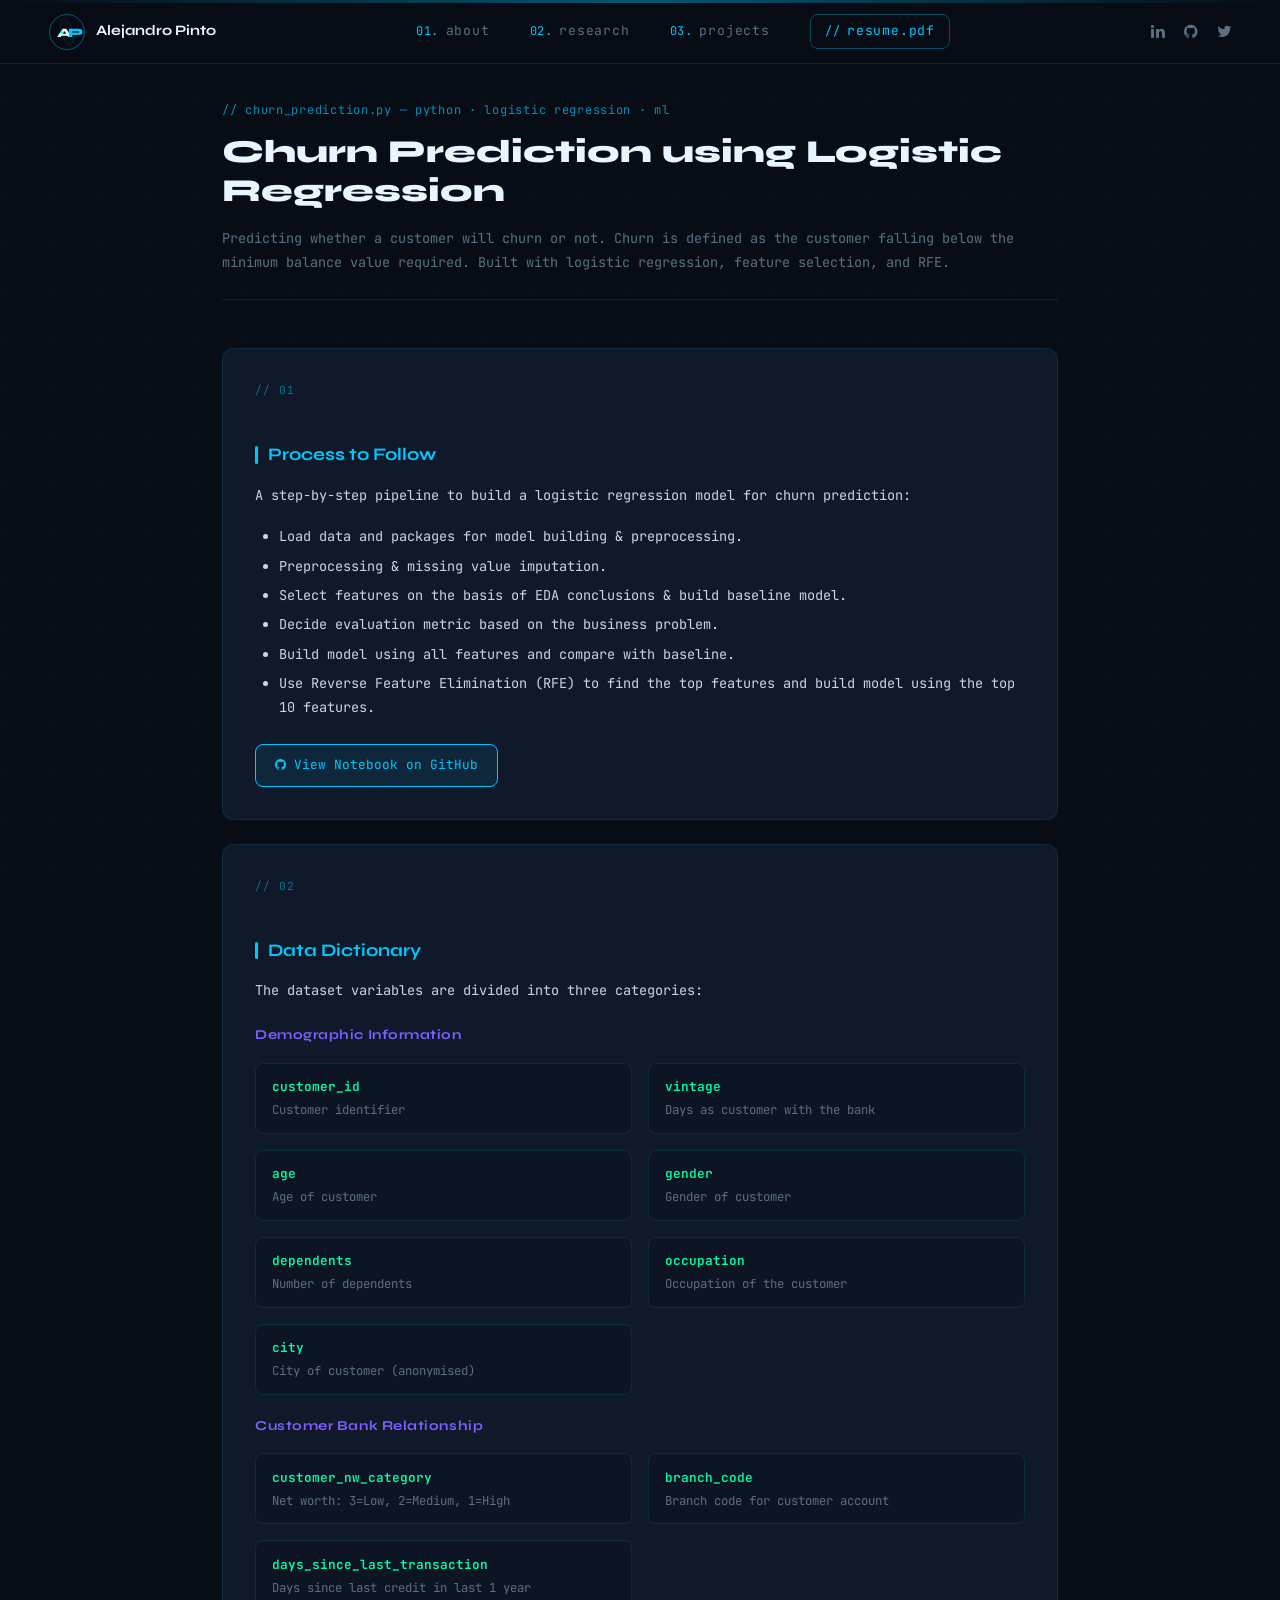
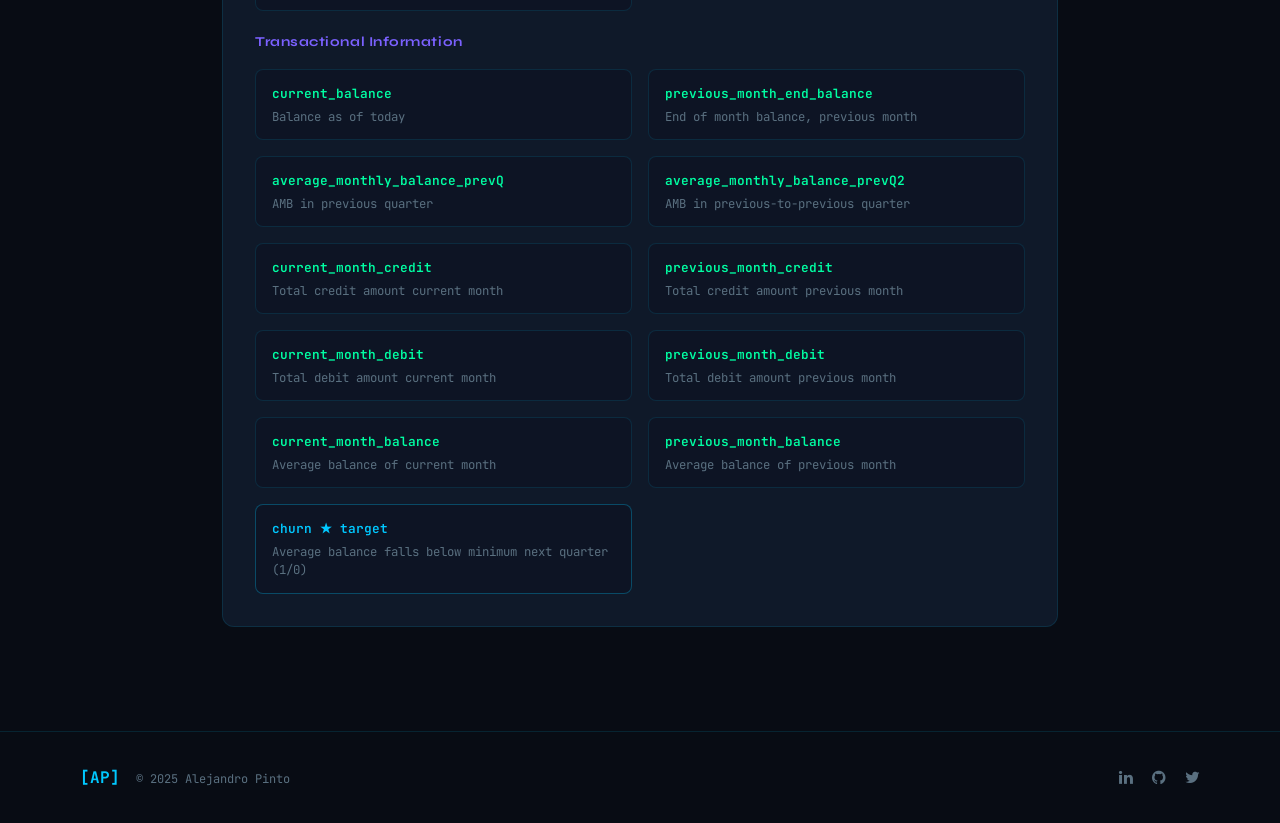
<file: projects/churn-pred-proj.html>
<!DOCTYPE html>
<html lang="es">
<head>
  <title>Churn Prediction Project | Alejandro Pinto</title>
  <meta name="author" content="Alejandro Pinto">
  <meta name="viewport" content="width=device-width, initial-scale=1.0">
  <link rel="icon" type="image/svg+xml" href="data:image/svg+xml,<svg xmlns='http://www.w3.org/2000/svg' viewBox='0 0 100 100'><circle cx='50' cy='50' r='44' stroke='%2300c8ff' stroke-width='2' fill='none' opacity='0.6'/><text x='23' y='63' font-family='sans-serif' font-weight='900' font-size='33' fill='%23e8f4ff'>A</text><text x='51' y='63' font-family='sans-serif' font-weight='900' font-size='33' fill='%2300c8ff'>P</text></svg>">
  <link rel="preconnect" href="https://fonts.googleapis.com">
  <link rel="preconnect" href="https://fonts.gstatic.com" crossorigin>
  <link href="https://fonts.googleapis.com/css2?family=JetBrains+Mono:wght@300;400;500;700&family=Syne:wght@400;600;800&display=swap" rel="stylesheet">
  <link rel="stylesheet" href="https://maxcdn.bootstrapcdn.com/font-awesome/4.6.3/css/font-awesome.min.css">
  <style>
    @import url('https://fonts.googleapis.com/css2?family=JetBrains+Mono:wght@300;400;500;700&family=Syne:wght@400;600;800&display=swap');
    :root{--bg:#080c14;--bg-2:#0d1424;--bg-card:#0f1929;--border:rgba(0,200,255,0.12);--border-hi:rgba(0,200,255,0.35);--accent:#00c8ff;--accent-2:#7b61ff;--accent-3:#00ffa3;--text:#c8d8e8;--text-dim:#5a7080;--text-hi:#e8f4ff;--font-mono:'JetBrains Mono','Courier New',monospace;--font-sans:'Syne',system-ui,sans-serif;--radius:8px;--transition:0.3s cubic-bezier(0.4,0,0.2,1);}
    *,*::before,*::after{box-sizing:border-box;margin:0;padding:0;}
    html{scroll-behavior:smooth;}
    body{background-color:var(--bg);color:var(--text);font-family:var(--font-mono);font-size:15px;line-height:1.7;overflow-x:hidden;}
    a{text-decoration:none;color:inherit;}
    .bg-grid{position:fixed;inset:0;z-index:0;background-image:linear-gradient(rgba(0,200,255,0.03) 1px,transparent 1px),linear-gradient(90deg,rgba(0,200,255,0.03) 1px,transparent 1px);background-size:48px 48px;pointer-events:none;}
    .scanline{position:fixed;top:0;left:0;right:0;height:3px;background:linear-gradient(90deg,transparent,var(--accent),transparent);opacity:0.4;z-index:9999;animation:scan 6s linear infinite;pointer-events:none;}
    @keyframes scan{0%{top:0%}100%{top:100%}}
    .navbar{position:fixed;top:0;left:0;right:0;z-index:100;display:flex;align-items:center;justify-content:space-between;padding:0 3rem;height:64px;background:rgba(8,12,20,0.85);backdrop-filter:blur(12px);border-bottom:1px solid var(--border);}
    .nav-brand a{display:flex;align-items:center;gap:0.6rem;}
    .nav-logo-svg{flex-shrink:0;transition:transform 0.4s ease;}
    .nav-brand:hover .nav-logo-svg{transform:rotate(15deg) scale(1.08);}
    .nav-brand-text{font-family:var(--font-sans);font-size:0.9rem;font-weight:700;color:var(--text-hi);}
    .nav-links{display:flex;align-items:center;gap:2.5rem;}
    .nav-link{font-size:0.82rem;color:var(--text-dim);letter-spacing:0.06em;transition:color var(--transition);display:flex;align-items:center;gap:0.4rem;}
    .nav-link:hover{color:var(--accent);}
    .link-num{color:var(--accent);font-size:0.75rem;}
    .nav-cv{border:1px solid var(--border-hi);padding:0.35rem 0.9rem;border-radius:var(--radius);color:var(--accent)!important;}
    .nav-cv:hover{background:rgba(0,200,255,0.1);}
    .nav-socials{display:flex;gap:1.2rem;}
    .social-icon{color:var(--text-dim);font-size:1rem;transition:color var(--transition);}
    .social-icon:hover{color:var(--accent);}
    .hamburger{display:none;flex-direction:column;gap:5px;background:none;border:none;cursor:pointer;padding:4px;}
    .hamburger span{display:block;width:22px;height:2px;background:var(--text);transition:var(--transition);}
    .page-wrap{position:relative;z-index:1;max-width:900px;margin:0 auto;padding:100px 2rem 5rem;}
    .page-header{margin-bottom:3rem;padding-bottom:1.5rem;border-bottom:1px solid var(--border);}
    .page-tag{font-size:0.75rem;color:var(--accent);opacity:0.7;letter-spacing:0.06em;margin-bottom:0.8rem;}
    .page-title{font-family:var(--font-sans);font-size:clamp(1.4rem,3vw,2rem);font-weight:800;color:var(--text-hi);line-height:1.2;margin-bottom:1rem;}
    .page-desc{font-size:0.85rem;color:var(--text-dim);line-height:1.8;}
    .content-body h2{font-family:var(--font-sans);font-size:1.1rem;font-weight:700;color:var(--accent);margin:2.5rem 0 0.8rem;display:flex;align-items:center;gap:0.6rem;}
    .content-body h2::before{content:'';display:inline-block;width:3px;height:1em;background:var(--accent);border-radius:2px;}
    .content-body h3{font-family:var(--font-sans);font-size:0.95rem;font-weight:600;color:var(--accent-3);margin:1.5rem 0 0.5rem;}
    .content-body p{font-size:0.85rem;color:var(--text);line-height:1.9;margin-bottom:1rem;}
    .content-body ol,.content-body ul{padding-left:1.5rem;margin-bottom:1rem;}
    .content-body li{font-size:0.85rem;color:var(--text);line-height:1.8;margin-bottom:0.3rem;}
    .content-body b{color:var(--text-hi);}
    .content-body a{color:var(--accent);transition:color var(--transition);}
    .content-body a:hover{color:var(--accent-3);}
    .section-card{background:var(--bg-card);border:1px solid var(--border);border-radius:12px;padding:2rem;margin-bottom:1.5rem;transition:border-color var(--transition),box-shadow var(--transition);}
    .section-card:hover{border-color:var(--border-hi);box-shadow:0 8px 32px rgba(0,200,255,0.06);}
    .section-num{font-size:0.7rem;color:var(--accent);opacity:0.5;margin-bottom:0.3rem;letter-spacing:0.08em;}
    .dict-grid{display:grid;grid-template-columns:repeat(auto-fill,minmax(260px,1fr));gap:1rem;margin-top:1rem;}
    .dict-item{background:var(--bg-2);border:1px solid var(--border);border-radius:var(--radius);padding:0.8rem 1rem;}
    .dict-key{color:var(--accent-3);font-size:0.8rem;font-weight:600;margin-bottom:0.2rem;}
    .dict-val{color:var(--text-dim);font-size:0.77rem;line-height:1.5;}
    .dict-category{font-family:var(--font-sans);font-size:0.85rem;font-weight:700;color:var(--accent-2);margin:1.2rem 0 0.6rem;letter-spacing:0.04em;}
    .btn-link{display:inline-flex;align-items:center;gap:0.5rem;font-size:0.8rem;padding:0.6rem 1.2rem;border-radius:var(--radius);border:1px solid var(--accent);color:var(--accent);background:rgba(0,200,255,0.08);transition:all var(--transition);margin-top:0.5rem;}
    .btn-link:hover{background:rgba(0,200,255,0.18);box-shadow:0 0 16px rgba(0,200,255,0.2);}
    .site-footer{position:relative;z-index:1;border-top:1px solid var(--border);background:var(--bg);padding:2rem 5rem;}
    .footer-inner{max-width:1200px;margin:0 auto;display:flex;align-items:center;justify-content:space-between;}
    .footer-brand{font-size:1rem;font-weight:700;color:var(--accent);margin-right:1rem;}
    .footer-copy{font-size:0.75rem;color:var(--text-dim);}
    .footer-right{display:flex;gap:1.2rem;}
    ::-webkit-scrollbar{width:6px;}
    ::-webkit-scrollbar-track{background:var(--bg);}
    ::-webkit-scrollbar-thumb{background:var(--border-hi);border-radius:3px;}
    ::-webkit-scrollbar-thumb:hover{background:var(--accent);}
    @media(max-width:768px){.navbar{padding:0 1.5rem;}.nav-links{display:none;position:absolute;top:64px;left:0;right:0;flex-direction:column;background:var(--bg);border-bottom:1px solid var(--border);padding:1.5rem;gap:1.2rem;}.nav-links.open{display:flex;}.hamburger{display:flex;}.nav-socials{display:none;}.page-wrap{padding:90px 1.2rem 3rem;}.site-footer{padding:2rem 1.5rem;}}
  </style>
</head>
<body>
  <div class="bg-grid"></div>
  <div class="scanline"></div>

  <nav class="navbar">
    <div class="nav-brand">
      <a href="../index.html">
        <svg width="38" height="38" viewBox="0 0 100 100" fill="none" xmlns="http://www.w3.org/2000/svg" class="nav-logo-svg">
          <circle cx="50" cy="50" r="46" stroke="#00c8ff" stroke-width="1.8" fill="none" opacity="0.6"/>
          <ellipse cx="50" cy="50" rx="14" ry="36" stroke="#00c8ff" stroke-width="1" fill="none" opacity="0.35" transform="rotate(-15 50 50)"/>
          <text x="24" y="63" font-family="'Syne', sans-serif" font-weight="800" font-size="34" fill="#e8f4ff">A</text>
          <text x="52" y="63" font-family="'Syne', sans-serif" font-weight="800" font-size="34" fill="#00c8ff">P</text>
          <circle r="3.5" fill="#00ffa3" opacity="0.95">
            <animateMotion dur="2.8s" repeatCount="indefinite" rotate="auto"><mpath href="#op2"/></animateMotion>
          </circle>
          <defs><path id="op2" d="M 50 14 C 58 14,64 30,64 50 C 64 70,58 86,50 86 C 42 86,36 70,36 50 C 36 30,42 14,50 14" transform="rotate(-15 50 50)"/></defs>
        </svg>
        <span class="nav-brand-text">Alejandro Pinto</span>
      </a>
    </div>
    <div class="nav-links" id="nav-links">
      <a href="../index.html#about" class="nav-link"><span class="link-num">01.</span> about</a>
      <a href="../index.html#research" class="nav-link"><span class="link-num">02.</span> research</a>
      <a href="../index.html#projects" class="nav-link"><span class="link-num">03.</span> projects</a>
      <a href="../cvAP-da.pdf" target="_blank" download class="nav-link nav-cv"><span class="link-num">//</span> resume.pdf</a>
    </div>
    <div class="nav-socials">
      <a href="https://www.linkedin.com/in/alejandro-pinto-07a90417a/" class="social-icon" target="_blank"><i class="fa fa-linkedin"></i></a>
      <a href="https://github.com/AlejandroPinto5" class="social-icon" target="_blank"><i class="fa fa-github"></i></a>
      <a href="https://twitter.com/Alejo_Pintirris" class="social-icon" target="_blank"><i class="fa fa-twitter"></i></a>
    </div>
    <button class="hamburger" id="hamburger"><span></span><span></span><span></span></button>
  </nav>

  <div class="page-wrap">
    <div class="page-header">
      <div class="page-tag">// churn_prediction.py — python · logistic regression · ml</div>
      <h1 class="page-title">Churn Prediction using Logistic Regression</h1>
      <p class="page-desc">Predicting whether a customer will churn or not. Churn is defined as the customer falling below the minimum balance value required. Built with logistic regression, feature selection, and RFE.</p>
    </div>

    <div class="content-body">

      <div class="section-card">
        <div class="section-num">// 01</div>
        <h2>Process to Follow</h2>
        <p>A step-by-step pipeline to build a logistic regression model for churn prediction:</p>
        <ul>
          <li>Load data and packages for model building &amp; preprocessing.</li>
          <li>Preprocessing &amp; missing value imputation.</li>
          <li>Select features on the basis of EDA conclusions &amp; build baseline model.</li>
          <li>Decide evaluation metric based on the business problem.</li>
          <li>Build model using all features and compare with baseline.</li>
          <li>Use Reverse Feature Elimination (RFE) to find the top features and build model using the top 10 features.</li>
        </ul>
        <a href="https://github.com/AlejandroPinto5/linear-models/blob/main/Churn_prediction_project.ipynb" target="_blank" class="btn-link">
          <i class="fa fa-github"></i> View Notebook on GitHub
        </a>
      </div>

      <div class="section-card">
        <div class="section-num">// 02</div>
        <h2>Data Dictionary</h2>
        <p>The dataset variables are divided into three categories:</p>

        <div class="dict-category">Demographic Information</div>
        <div class="dict-grid">
          <div class="dict-item"><div class="dict-key">customer_id</div><div class="dict-val">Customer identifier</div></div>
          <div class="dict-item"><div class="dict-key">vintage</div><div class="dict-val">Days as customer with the bank</div></div>
          <div class="dict-item"><div class="dict-key">age</div><div class="dict-val">Age of customer</div></div>
          <div class="dict-item"><div class="dict-key">gender</div><div class="dict-val">Gender of customer</div></div>
          <div class="dict-item"><div class="dict-key">dependents</div><div class="dict-val">Number of dependents</div></div>
          <div class="dict-item"><div class="dict-key">occupation</div><div class="dict-val">Occupation of the customer</div></div>
          <div class="dict-item"><div class="dict-key">city</div><div class="dict-val">City of customer (anonymised)</div></div>
        </div>

        <div class="dict-category">Customer Bank Relationship</div>
        <div class="dict-grid">
          <div class="dict-item"><div class="dict-key">customer_nw_category</div><div class="dict-val">Net worth: 3=Low, 2=Medium, 1=High</div></div>
          <div class="dict-item"><div class="dict-key">branch_code</div><div class="dict-val">Branch code for customer account</div></div>
          <div class="dict-item"><div class="dict-key">days_since_last_transaction</div><div class="dict-val">Days since last credit in last 1 year</div></div>
        </div>

        <div class="dict-category">Transactional Information</div>
        <div class="dict-grid">
          <div class="dict-item"><div class="dict-key">current_balance</div><div class="dict-val">Balance as of today</div></div>
          <div class="dict-item"><div class="dict-key">previous_month_end_balance</div><div class="dict-val">End of month balance, previous month</div></div>
          <div class="dict-item"><div class="dict-key">average_monthly_balance_prevQ</div><div class="dict-val">AMB in previous quarter</div></div>
          <div class="dict-item"><div class="dict-key">average_monthly_balance_prevQ2</div><div class="dict-val">AMB in previous-to-previous quarter</div></div>
          <div class="dict-item"><div class="dict-key">current_month_credit</div><div class="dict-val">Total credit amount current month</div></div>
          <div class="dict-item"><div class="dict-key">previous_month_credit</div><div class="dict-val">Total credit amount previous month</div></div>
          <div class="dict-item"><div class="dict-key">current_month_debit</div><div class="dict-val">Total debit amount current month</div></div>
          <div class="dict-item"><div class="dict-key">previous_month_debit</div><div class="dict-val">Total debit amount previous month</div></div>
          <div class="dict-item"><div class="dict-key">current_month_balance</div><div class="dict-val">Average balance of current month</div></div>
          <div class="dict-item"><div class="dict-key">previous_month_balance</div><div class="dict-val">Average balance of previous month</div></div>
          <div class="dict-item" style="border-color:rgba(0,200,255,0.3)"><div class="dict-key" style="color:var(--accent)">churn ★ target</div><div class="dict-val">Average balance falls below minimum next quarter (1/0)</div></div>
        </div>
      </div>

    </div>
  </div>

  <footer class="site-footer">
    <div class="footer-inner">
      <div><span class="footer-brand">[AP]</span><span class="footer-copy">© 2025 Alejandro Pinto</span></div>
      <div class="footer-right">
        <a href="https://www.linkedin.com/in/alejandro-pinto-07a90417a/" class="social-icon" target="_blank"><i class="fa fa-linkedin"></i></a>
        <a href="https://github.com/AlejandroPinto5" class="social-icon" target="_blank"><i class="fa fa-github"></i></a>
        <a href="https://twitter.com/Alejo_Pintirris" class="social-icon" target="_blank"><i class="fa fa-twitter"></i></a>
      </div>
    </div>
  </footer>
  <script>document.getElementById('hamburger').addEventListener('click',()=>document.getElementById('nav-links').classList.toggle('open'));</script>
</body>
</html>
</file>
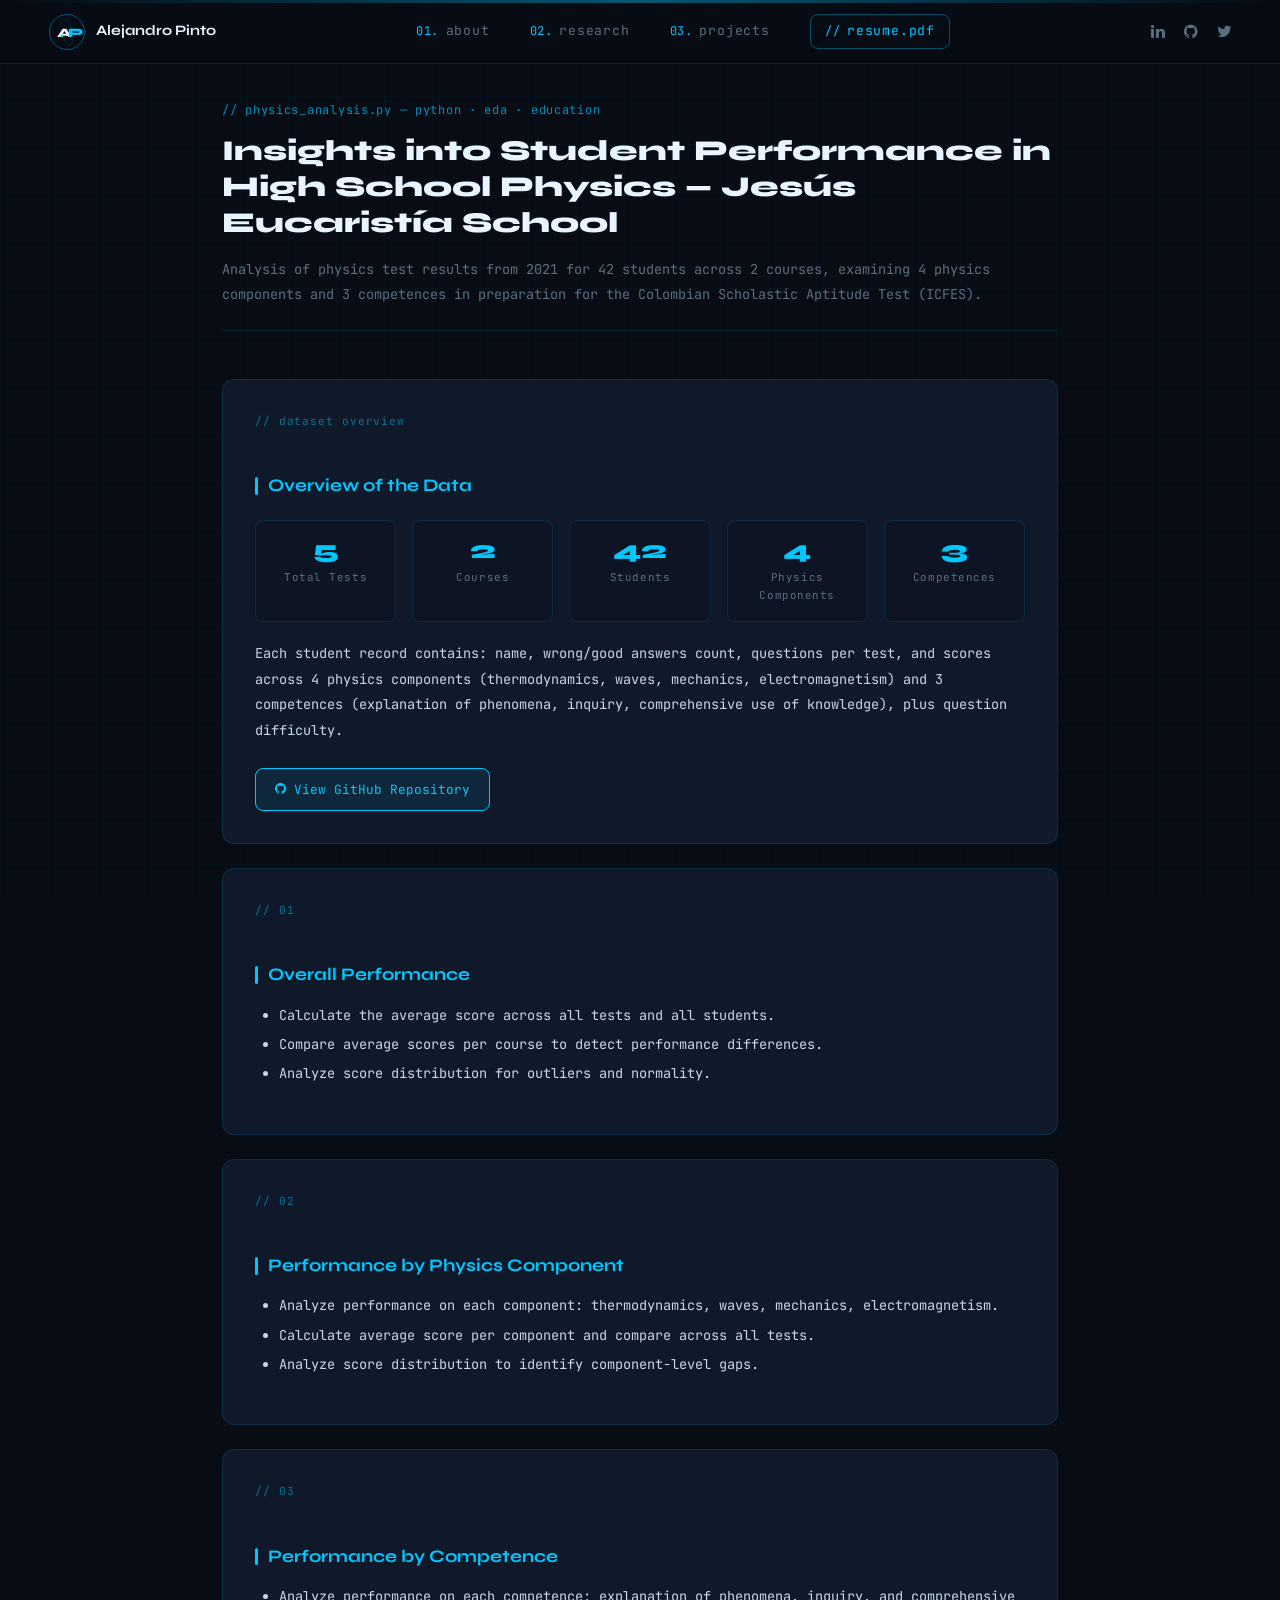
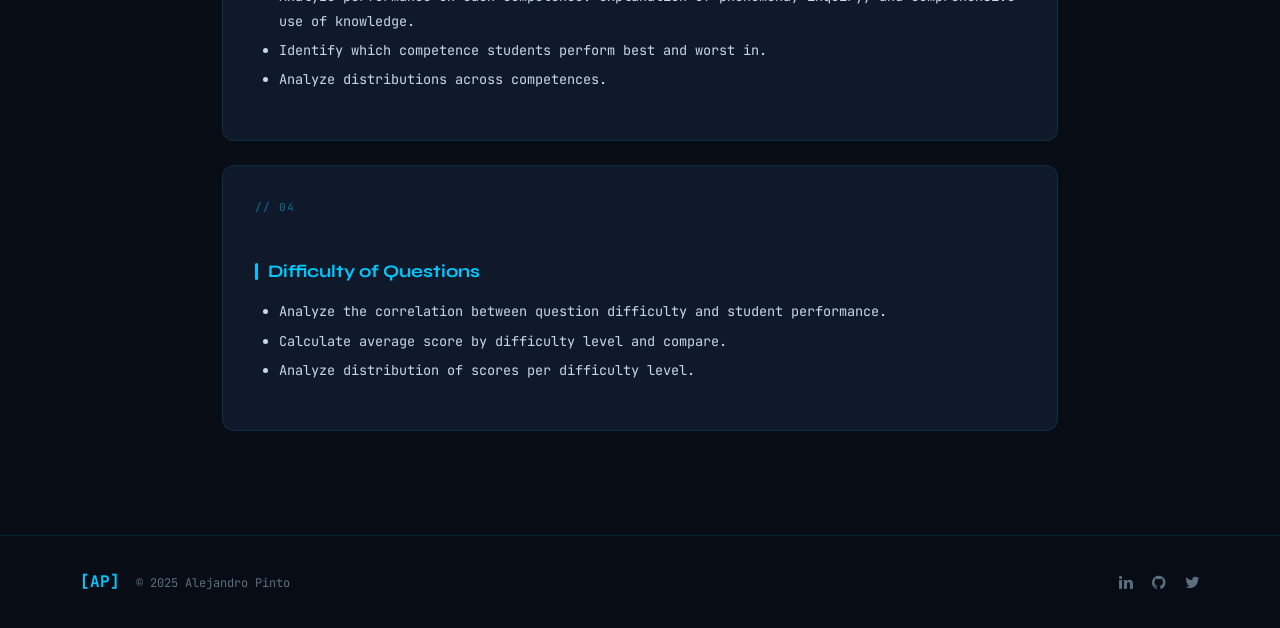
<file: projects/eucaristicschool.html>
<!DOCTYPE html>
<html lang="es">
<head>
  <title>Jesús Eucaristía School — Physics Analysis | Alejandro Pinto</title>
  <meta name="author" content="Alejandro Pinto">
  <meta name="viewport" content="width=device-width, initial-scale=1.0">
  <link rel="icon" type="image/svg+xml" href="data:image/svg+xml,<svg xmlns='http://www.w3.org/2000/svg' viewBox='0 0 100 100'><circle cx='50' cy='50' r='44' stroke='%2300c8ff' stroke-width='2' fill='none' opacity='0.6'/><text x='23' y='63' font-family='sans-serif' font-weight='900' font-size='33' fill='%23e8f4ff'>A</text><text x='51' y='63' font-family='sans-serif' font-weight='900' font-size='33' fill='%2300c8ff'>P</text></svg>">
  <link rel="preconnect" href="https://fonts.googleapis.com">
  <link href="https://fonts.googleapis.com/css2?family=JetBrains+Mono:wght@300;400;500;700&family=Syne:wght@400;600;800&display=swap" rel="stylesheet">
  <link rel="stylesheet" href="https://maxcdn.bootstrapcdn.com/font-awesome/4.6.3/css/font-awesome.min.css">
  <style>
    :root{--bg:#080c14;--bg-2:#0d1424;--bg-card:#0f1929;--border:rgba(0,200,255,0.12);--border-hi:rgba(0,200,255,0.35);--accent:#00c8ff;--accent-2:#7b61ff;--accent-3:#00ffa3;--text:#c8d8e8;--text-dim:#5a7080;--text-hi:#e8f4ff;--font-mono:'JetBrains Mono','Courier New',monospace;--font-sans:'Syne',system-ui,sans-serif;--radius:8px;--transition:0.3s cubic-bezier(0.4,0,0.2,1);}
    *,*::before,*::after{box-sizing:border-box;margin:0;padding:0;}html{scroll-behavior:smooth;}
    body{background-color:var(--bg);color:var(--text);font-family:var(--font-mono);font-size:15px;line-height:1.7;overflow-x:hidden;}
    a{text-decoration:none;color:inherit;}
    .bg-grid{position:fixed;inset:0;z-index:0;background-image:linear-gradient(rgba(0,200,255,0.03) 1px,transparent 1px),linear-gradient(90deg,rgba(0,200,255,0.03) 1px,transparent 1px);background-size:48px 48px;pointer-events:none;}
    .scanline{position:fixed;top:0;left:0;right:0;height:3px;background:linear-gradient(90deg,transparent,var(--accent),transparent);opacity:0.4;z-index:9999;animation:scan 6s linear infinite;pointer-events:none;}
    @keyframes scan{0%{top:0%}100%{top:100%}}
    .navbar{position:fixed;top:0;left:0;right:0;z-index:100;display:flex;align-items:center;justify-content:space-between;padding:0 3rem;height:64px;background:rgba(8,12,20,0.85);backdrop-filter:blur(12px);border-bottom:1px solid var(--border);}
    .nav-brand a{display:flex;align-items:center;gap:0.6rem;}.nav-logo-svg{flex-shrink:0;transition:transform 0.4s ease;}.nav-brand:hover .nav-logo-svg{transform:rotate(15deg) scale(1.08);}
    .nav-brand-text{font-family:var(--font-sans);font-size:0.9rem;font-weight:700;color:var(--text-hi);}
    .nav-links{display:flex;align-items:center;gap:2.5rem;}.nav-link{font-size:0.82rem;color:var(--text-dim);letter-spacing:0.06em;transition:color var(--transition);display:flex;align-items:center;gap:0.4rem;}.nav-link:hover{color:var(--accent);}.link-num{color:var(--accent);font-size:0.75rem;}.nav-cv{border:1px solid var(--border-hi);padding:0.35rem 0.9rem;border-radius:var(--radius);color:var(--accent)!important;}.nav-cv:hover{background:rgba(0,200,255,0.1);}
    .nav-socials{display:flex;gap:1.2rem;}.social-icon{color:var(--text-dim);font-size:1rem;transition:color var(--transition);}.social-icon:hover{color:var(--accent);}
    .hamburger{display:none;flex-direction:column;gap:5px;background:none;border:none;cursor:pointer;padding:4px;}.hamburger span{display:block;width:22px;height:2px;background:var(--text);}
    .page-wrap{position:relative;z-index:1;max-width:900px;margin:0 auto;padding:100px 2rem 5rem;}
    .page-header{margin-bottom:3rem;padding-bottom:1.5rem;border-bottom:1px solid var(--border);}
    .page-tag{font-size:0.75rem;color:var(--accent);opacity:0.7;letter-spacing:0.06em;margin-bottom:0.8rem;}
    .page-title{font-family:var(--font-sans);font-size:clamp(1.3rem,2.5vw,1.8rem);font-weight:800;color:var(--text-hi);line-height:1.25;margin-bottom:1rem;}
    .page-desc{font-size:0.85rem;color:var(--text-dim);line-height:1.8;}
    .content-body h2{font-family:var(--font-sans);font-size:1.1rem;font-weight:700;color:var(--accent);margin:2.5rem 0 0.8rem;display:flex;align-items:center;gap:0.6rem;}
    .content-body h2::before{content:'';display:inline-block;width:3px;height:1em;background:var(--accent);border-radius:2px;}
    .content-body p{font-size:0.85rem;color:var(--text);line-height:1.9;margin-bottom:1rem;}
    .content-body ul{padding-left:1.5rem;margin-bottom:1rem;}.content-body li{font-size:0.85rem;color:var(--text);line-height:1.8;margin-bottom:0.3rem;}
    .content-body a{color:var(--accent);transition:color var(--transition);}.content-body a:hover{color:var(--accent-3);}
    .section-card{background:var(--bg-card);border:1px solid var(--border);border-radius:12px;padding:2rem;margin-bottom:1.5rem;transition:border-color var(--transition),box-shadow var(--transition);}.section-card:hover{border-color:var(--border-hi);box-shadow:0 8px 32px rgba(0,200,255,0.06);}
    .section-num{font-size:0.7rem;color:var(--accent);opacity:0.5;margin-bottom:0.3rem;letter-spacing:0.08em;}
    .stats-row{display:grid;grid-template-columns:repeat(auto-fit,minmax(130px,1fr));gap:1rem;margin:1.2rem 0;}
    .stat-box{background:var(--bg-2);border:1px solid var(--border);border-radius:var(--radius);padding:1rem;text-align:center;}
    .stat-val{font-family:var(--font-sans);font-size:1.6rem;font-weight:800;color:var(--accent);display:block;line-height:1;}
    .stat-lbl{font-size:0.68rem;color:var(--text-dim);letter-spacing:0.05em;margin-top:0.3rem;}
    .btn-link{display:inline-flex;align-items:center;gap:0.5rem;font-size:0.8rem;padding:0.6rem 1.2rem;border-radius:var(--radius);border:1px solid var(--accent);color:var(--accent);background:rgba(0,200,255,0.08);transition:all var(--transition);margin-top:0.5rem;}.btn-link:hover{background:rgba(0,200,255,0.18);box-shadow:0 0 16px rgba(0,200,255,0.2);}
    .site-footer{position:relative;z-index:1;border-top:1px solid var(--border);background:var(--bg);padding:2rem 5rem;}.footer-inner{max-width:1200px;margin:0 auto;display:flex;align-items:center;justify-content:space-between;}.footer-brand{font-size:1rem;font-weight:700;color:var(--accent);margin-right:1rem;}.footer-copy{font-size:0.75rem;color:var(--text-dim);}.footer-right{display:flex;gap:1.2rem;}
    ::-webkit-scrollbar{width:6px;}::-webkit-scrollbar-track{background:var(--bg);}::-webkit-scrollbar-thumb{background:var(--border-hi);border-radius:3px;}::-webkit-scrollbar-thumb:hover{background:var(--accent);}
    @media(max-width:768px){.navbar{padding:0 1.5rem;}.nav-links{display:none;position:absolute;top:64px;left:0;right:0;flex-direction:column;background:var(--bg);border-bottom:1px solid var(--border);padding:1.5rem;gap:1.2rem;}.nav-links.open{display:flex;}.hamburger{display:flex;}.nav-socials{display:none;}.page-wrap{padding:90px 1.2rem 3rem;}.site-footer{padding:2rem 1.5rem;}}
  </style>
</head>
<body>
  <div class="bg-grid"></div>
  <div class="scanline"></div>

  <nav class="navbar">
    <div class="nav-brand">
      <a href="../index.html">
        <svg width="38" height="38" viewBox="0 0 100 100" fill="none" class="nav-logo-svg">
          <circle cx="50" cy="50" r="46" stroke="#00c8ff" stroke-width="1.8" fill="none" opacity="0.6"/>
          <ellipse cx="50" cy="50" rx="14" ry="36" stroke="#00c8ff" stroke-width="1" fill="none" opacity="0.35" transform="rotate(-15 50 50)"/>
          <text x="24" y="63" font-family="'Syne', sans-serif" font-weight="800" font-size="34" fill="#e8f4ff">A</text>
          <text x="52" y="63" font-family="'Syne', sans-serif" font-weight="800" font-size="34" fill="#00c8ff">P</text>
          <circle r="3.5" fill="#00ffa3" opacity="0.95"><animateMotion dur="2.8s" repeatCount="indefinite" rotate="auto"><mpath href="#op4"/></animateMotion></circle>
          <defs><path id="op4" d="M 50 14 C 58 14,64 30,64 50 C 64 70,58 86,50 86 C 42 86,36 70,36 50 C 36 30,42 14,50 14" transform="rotate(-15 50 50)"/></defs>
        </svg>
        <span class="nav-brand-text">Alejandro Pinto</span>
      </a>
    </div>
    <div class="nav-links" id="nav-links">
      <a href="../index.html#about" class="nav-link"><span class="link-num">01.</span> about</a>
      <a href="../index.html#research" class="nav-link"><span class="link-num">02.</span> research</a>
      <a href="../index.html#projects" class="nav-link"><span class="link-num">03.</span> projects</a>
      <a href="../cvAP-da.pdf" target="_blank" download class="nav-link nav-cv"><span class="link-num">//</span> resume.pdf</a>
    </div>
    <div class="nav-socials">
      <a href="https://www.linkedin.com/in/alejandro-pinto-07a90417a/" class="social-icon" target="_blank"><i class="fa fa-linkedin"></i></a>
      <a href="https://github.com/AlejandroPinto5" class="social-icon" target="_blank"><i class="fa fa-github"></i></a>
      <a href="https://twitter.com/Alejo_Pintirris" class="social-icon" target="_blank"><i class="fa fa-twitter"></i></a>
    </div>
    <button class="hamburger" id="hamburger"><span></span><span></span><span></span></button>
  </nav>

  <div class="page-wrap">
    <div class="page-header">
      <div class="page-tag">// physics_analysis.py — python · eda · education</div>
      <h1 class="page-title">Insights into Student Performance in High School Physics — Jesús Eucaristía School</h1>
      <p class="page-desc">Analysis of physics test results from 2021 for 42 students across 2 courses, examining 4 physics components and 3 competences in preparation for the Colombian Scholastic Aptitude Test (ICFES).</p>
    </div>

    <div class="content-body">

      <div class="section-card">
        <div class="section-num">// dataset overview</div>
        <h2>Overview of the Data</h2>
        <div class="stats-row">
          <div class="stat-box"><span class="stat-val">5</span><div class="stat-lbl">Total Tests</div></div>
          <div class="stat-box"><span class="stat-val">2</span><div class="stat-lbl">Courses</div></div>
          <div class="stat-box"><span class="stat-val">42</span><div class="stat-lbl">Students</div></div>
          <div class="stat-box"><span class="stat-val">4</span><div class="stat-lbl">Physics Components</div></div>
          <div class="stat-box"><span class="stat-val">3</span><div class="stat-lbl">Competences</div></div>
        </div>
        <p>Each student record contains: name, wrong/good answers count, questions per test, and scores across 4 physics components (thermodynamics, waves, mechanics, electromagnetism) and 3 competences (explanation of phenomena, inquiry, comprehensive use of knowledge), plus question difficulty.</p>
        <a href="https://github.com/AlejandroPinto5/JesusEucaristiaSchool" target="_blank" class="btn-link">
          <i class="fa fa-github"></i> View GitHub Repository
        </a>
      </div>

      <div class="section-card">
        <div class="section-num">// 01</div>
        <h2>Overall Performance</h2>
        <ul>
          <li>Calculate the average score across all tests and all students.</li>
          <li>Compare average scores per course to detect performance differences.</li>
          <li>Analyze score distribution for outliers and normality.</li>
        </ul>
      </div>

      <div class="section-card">
        <div class="section-num">// 02</div>
        <h2>Performance by Physics Component</h2>
        <ul>
          <li>Analyze performance on each component: thermodynamics, waves, mechanics, electromagnetism.</li>
          <li>Calculate average score per component and compare across all tests.</li>
          <li>Analyze score distribution to identify component-level gaps.</li>
        </ul>
      </div>

      <div class="section-card">
        <div class="section-num">// 03</div>
        <h2>Performance by Competence</h2>
        <ul>
          <li>Analyze performance on each competence: explanation of phenomena, inquiry, and comprehensive use of knowledge.</li>
          <li>Identify which competence students perform best and worst in.</li>
          <li>Analyze distributions across competences.</li>
        </ul>
      </div>

      <div class="section-card">
        <div class="section-num">// 04</div>
        <h2>Difficulty of Questions</h2>
        <ul>
          <li>Analyze the correlation between question difficulty and student performance.</li>
          <li>Calculate average score by difficulty level and compare.</li>
          <li>Analyze distribution of scores per difficulty level.</li>
        </ul>
      </div>

    </div>
  </div>

  <footer class="site-footer">
    <div class="footer-inner">
      <div><span class="footer-brand">[AP]</span><span class="footer-copy">© 2025 Alejandro Pinto</span></div>
      <div class="footer-right">
        <a href="https://www.linkedin.com/in/alejandro-pinto-07a90417a/" class="social-icon" target="_blank"><i class="fa fa-linkedin"></i></a>
        <a href="https://github.com/AlejandroPinto5" class="social-icon" target="_blank"><i class="fa fa-github"></i></a>
        <a href="https://twitter.com/Alejo_Pintirris" class="social-icon" target="_blank"><i class="fa fa-twitter"></i></a>
      </div>
    </div>
  </footer>
  <script>document.getElementById('hamburger').addEventListener('click',()=>document.getElementById('nav-links').classList.toggle('open'));</script>
</body>
</html>
</file>
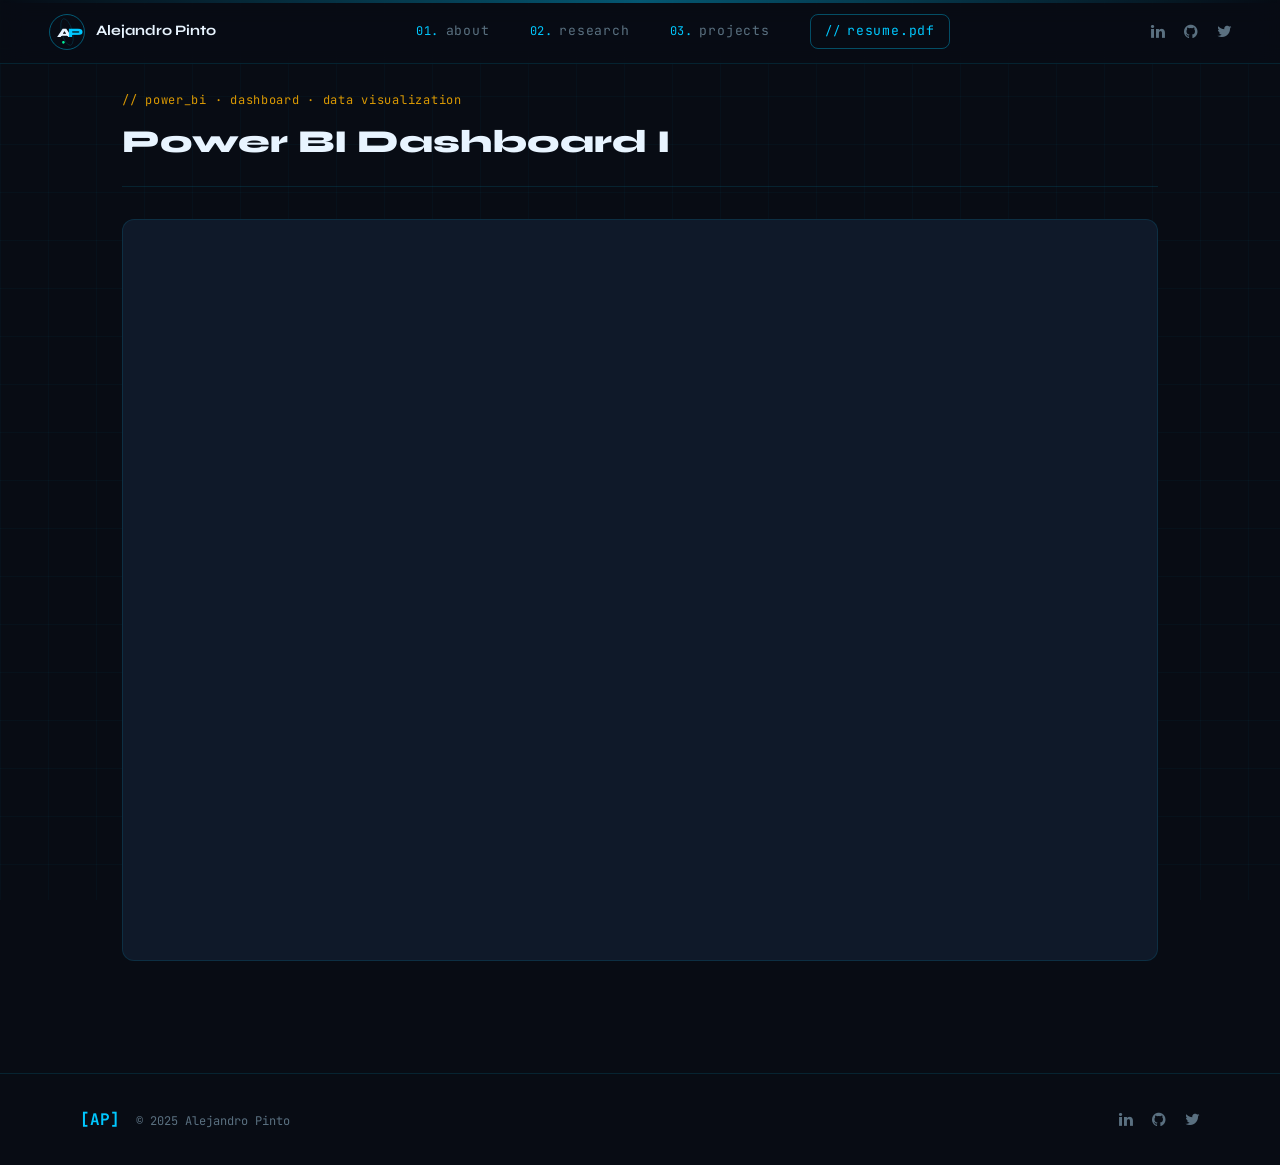
<file: projects/powerbi-test.html>
<!DOCTYPE html>
<html lang="es">
<head>
  <title>Power BI Dashboard I | Alejandro Pinto</title>
  <meta name="author" content="Alejandro Pinto">
  <meta name="viewport" content="width=device-width, initial-scale=1.0">
  <link rel="icon" type="image/svg+xml" href="data:image/svg+xml,<svg xmlns='http://www.w3.org/2000/svg' viewBox='0 0 100 100'><circle cx='50' cy='50' r='44' stroke='%2300c8ff' stroke-width='2' fill='none' opacity='0.6'/><text x='23' y='63' font-family='sans-serif' font-weight='900' font-size='33' fill='%23e8f4ff'>A</text><text x='51' y='63' font-family='sans-serif' font-weight='900' font-size='33' fill='%2300c8ff'>P</text></svg>">
  <link rel="preconnect" href="https://fonts.googleapis.com">
  <link href="https://fonts.googleapis.com/css2?family=JetBrains+Mono:wght@300;400;500;700&family=Syne:wght@400;600;800&display=swap" rel="stylesheet">
  <link rel="stylesheet" href="https://maxcdn.bootstrapcdn.com/font-awesome/4.6.3/css/font-awesome.min.css">
  <style>
    :root{--bg:#080c14;--bg-2:#0d1424;--bg-card:#0f1929;--border:rgba(0,200,255,0.12);--border-hi:rgba(0,200,255,0.35);--accent:#00c8ff;--accent-2:#7b61ff;--accent-3:#00ffa3;--powerbi:#f2a900;--text:#c8d8e8;--text-dim:#5a7080;--text-hi:#e8f4ff;--font-mono:'JetBrains Mono','Courier New',monospace;--font-sans:'Syne',system-ui,sans-serif;--radius:8px;--transition:0.3s cubic-bezier(0.4,0,0.2,1);}
    *,*::before,*::after{box-sizing:border-box;margin:0;padding:0;}html{scroll-behavior:smooth;}
    body{background-color:var(--bg);color:var(--text);font-family:var(--font-mono);font-size:15px;line-height:1.7;overflow-x:hidden;}a{text-decoration:none;color:inherit;}
    .bg-grid{position:fixed;inset:0;z-index:0;background-image:linear-gradient(rgba(0,200,255,0.03) 1px,transparent 1px),linear-gradient(90deg,rgba(0,200,255,0.03) 1px,transparent 1px);background-size:48px 48px;pointer-events:none;}
    .scanline{position:fixed;top:0;left:0;right:0;height:3px;background:linear-gradient(90deg,transparent,var(--accent),transparent);opacity:0.4;z-index:9999;animation:scan 6s linear infinite;pointer-events:none;}
    @keyframes scan{0%{top:0%}100%{top:100%}}
    .navbar{position:fixed;top:0;left:0;right:0;z-index:100;display:flex;align-items:center;justify-content:space-between;padding:0 3rem;height:64px;background:rgba(8,12,20,0.85);backdrop-filter:blur(12px);border-bottom:1px solid var(--border);}
    .nav-brand a{display:flex;align-items:center;gap:0.6rem;}.nav-logo-svg{flex-shrink:0;transition:transform 0.4s ease;}.nav-brand:hover .nav-logo-svg{transform:rotate(15deg) scale(1.08);}
    .nav-brand-text{font-family:var(--font-sans);font-size:0.9rem;font-weight:700;color:var(--text-hi);}
    .nav-links{display:flex;align-items:center;gap:2.5rem;}.nav-link{font-size:0.82rem;color:var(--text-dim);letter-spacing:0.06em;transition:color var(--transition);display:flex;align-items:center;gap:0.4rem;}.nav-link:hover{color:var(--accent);}.link-num{color:var(--accent);font-size:0.75rem;}.nav-cv{border:1px solid var(--border-hi);padding:0.35rem 0.9rem;border-radius:var(--radius);color:var(--accent)!important;}.nav-cv:hover{background:rgba(0,200,255,0.1);}
    .nav-socials{display:flex;gap:1.2rem;}.social-icon{color:var(--text-dim);font-size:1rem;transition:color var(--transition);}.social-icon:hover{color:var(--accent);}
    .hamburger{display:none;flex-direction:column;gap:5px;background:none;border:none;cursor:pointer;padding:4px;}.hamburger span{display:block;width:22px;height:2px;background:var(--text);}
    .page-wrap{position:relative;z-index:1;max-width:1100px;margin:0 auto;padding:90px 2rem 5rem;}
    .page-header{margin-bottom:2rem;padding-bottom:1.5rem;border-bottom:1px solid var(--border);}
    .page-tag{font-size:0.75rem;color:var(--powerbi);opacity:0.9;letter-spacing:0.06em;margin-bottom:0.8rem;}
    .page-title{font-family:var(--font-sans);font-size:clamp(1.4rem,3vw,2rem);font-weight:800;color:var(--text-hi);line-height:1.2;}
    .embed-full{width:100%;background:var(--bg-card);border:1px solid var(--border);border-radius:12px;overflow:hidden;}
    .embed-full iframe{width:100%;height:calc(100vh - 160px);min-height:600px;border:none;display:block;}
    .site-footer{position:relative;z-index:1;border-top:1px solid var(--border);background:var(--bg);padding:2rem 5rem;margin-top:2rem;}
    .footer-inner{max-width:1200px;margin:0 auto;display:flex;align-items:center;justify-content:space-between;}
    .footer-brand{font-size:1rem;font-weight:700;color:var(--accent);margin-right:1rem;}.footer-copy{font-size:0.75rem;color:var(--text-dim);}.footer-right{display:flex;gap:1.2rem;}
    ::-webkit-scrollbar{width:6px;}::-webkit-scrollbar-track{background:var(--bg);}::-webkit-scrollbar-thumb{background:var(--border-hi);border-radius:3px;}::-webkit-scrollbar-thumb:hover{background:var(--accent);}
    @media(max-width:768px){.navbar{padding:0 1.5rem;}.nav-links{display:none;position:absolute;top:64px;left:0;right:0;flex-direction:column;background:var(--bg);border-bottom:1px solid var(--border);padding:1.5rem;gap:1.2rem;}.nav-links.open{display:flex;}.hamburger{display:flex;}.nav-socials{display:none;}.embed-full iframe{height:60vh;}.site-footer{padding:2rem 1.5rem;}}
  </style>
</head>
<body>
  <div class="bg-grid"></div>
  <div class="scanline"></div>
  <nav class="navbar">
    <div class="nav-brand">
      <a href="../index.html">
        <svg width="38" height="38" viewBox="0 0 100 100" fill="none" class="nav-logo-svg">
          <circle cx="50" cy="50" r="46" stroke="#00c8ff" stroke-width="1.8" fill="none" opacity="0.6"/>
          <ellipse cx="50" cy="50" rx="14" ry="36" stroke="#00c8ff" stroke-width="1" fill="none" opacity="0.35" transform="rotate(-15 50 50)"/>
          <text x="24" y="63" font-family="'Syne', sans-serif" font-weight="800" font-size="34" fill="#e8f4ff">A</text>
          <text x="52" y="63" font-family="'Syne', sans-serif" font-weight="800" font-size="34" fill="#00c8ff">P</text>
          <circle r="3.5" fill="#00ffa3" opacity="0.95"><animateMotion dur="2.8s" repeatCount="indefinite" rotate="auto"><mpath href="#op6"/></animateMotion></circle>
          <defs><path id="op6" d="M 50 14 C 58 14,64 30,64 50 C 64 70,58 86,50 86 C 42 86,36 70,36 50 C 36 30,42 14,50 14" transform="rotate(-15 50 50)"/></defs>
        </svg>
        <span class="nav-brand-text">Alejandro Pinto</span>
      </a>
    </div>
    <div class="nav-links" id="nav-links">
      <a href="../index.html#about" class="nav-link"><span class="link-num">01.</span> about</a>
      <a href="../index.html#research" class="nav-link"><span class="link-num">02.</span> research</a>
      <a href="../index.html#projects" class="nav-link"><span class="link-num">03.</span> projects</a>
      <a href="../cvAP-da.pdf" target="_blank" download class="nav-link nav-cv"><span class="link-num">//</span> resume.pdf</a>
    </div>
    <div class="nav-socials">
      <a href="https://www.linkedin.com/in/alejandro-pinto-07a90417a/" class="social-icon" target="_blank"><i class="fa fa-linkedin"></i></a>
      <a href="https://github.com/AlejandroPinto5" class="social-icon" target="_blank"><i class="fa fa-github"></i></a>
      <a href="https://twitter.com/Alejo_Pintirris" class="social-icon" target="_blank"><i class="fa fa-twitter"></i></a>
    </div>
    <button class="hamburger" id="hamburger"><span></span><span></span><span></span></button>
  </nav>
  <div class="page-wrap">
    <div class="page-header">
      <div class="page-tag">// power_bi · dashboard · data visualization</div>
      <h1 class="page-title">Power BI Dashboard I</h1>
    </div>
    <div class="embed-full">
      <iframe title="test - Página 1" src="https://app.powerbi.com/view?r=eyJrIjoiOTQyM2U0MTEtYzliZC00NDQ0LWJkY2MtMWJkYTBjM2ExZDE5IiwidCI6IjJlZDU1NzRjLWY5YmEtNDQyNi05NjU4LWU0NzdhZDc0MzlkYiIsImMiOjR9" allowFullScreen="true"></iframe>
    </div>
  </div>
  <footer class="site-footer">
    <div class="footer-inner">
      <div><span class="footer-brand">[AP]</span><span class="footer-copy">© 2025 Alejandro Pinto</span></div>
      <div class="footer-right">
        <a href="https://www.linkedin.com/in/alejandro-pinto-07a90417a/" class="social-icon" target="_blank"><i class="fa fa-linkedin"></i></a>
        <a href="https://github.com/AlejandroPinto5" class="social-icon" target="_blank"><i class="fa fa-github"></i></a>
        <a href="https://twitter.com/Alejo_Pintirris" class="social-icon" target="_blank"><i class="fa fa-twitter"></i></a>
      </div>
    </div>
  </footer>
  <script>document.getElementById('hamburger').addEventListener('click',()=>document.getElementById('nav-links').classList.toggle('open'));</script>
</body>
</html>
</file>
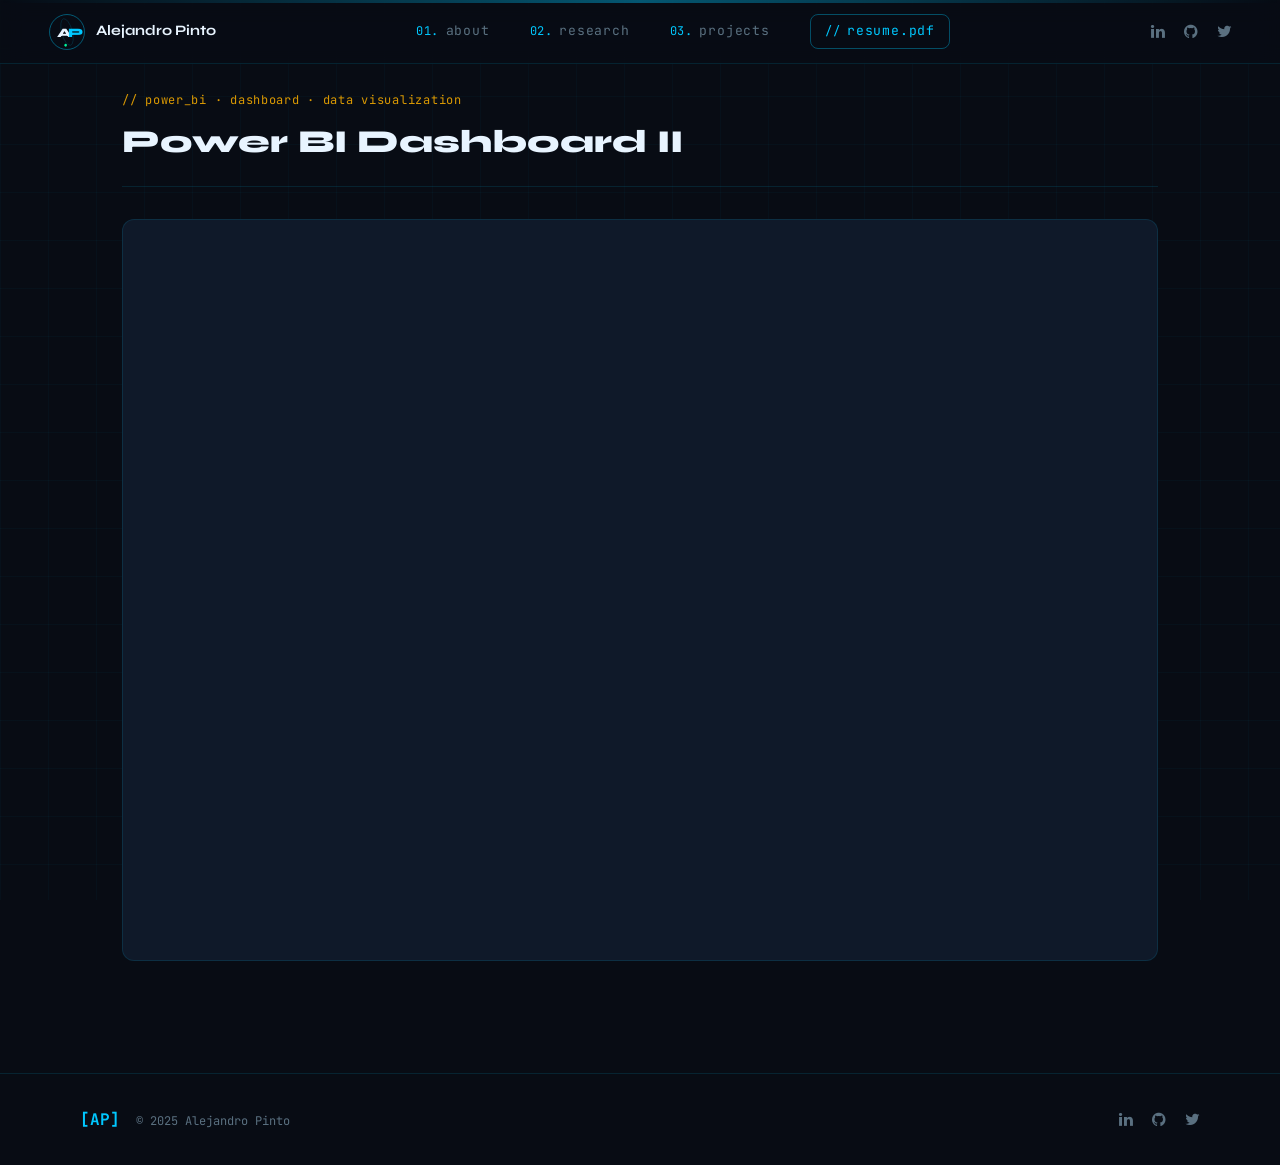
<file: projects/powerbi-test2.html>
<!DOCTYPE html>
<html lang="es">
<head>
  <title>Power BI Dashboard II | Alejandro Pinto</title>
  <meta name="author" content="Alejandro Pinto">
  <meta name="viewport" content="width=device-width, initial-scale=1.0">
  <link rel="icon" type="image/svg+xml" href="data:image/svg+xml,<svg xmlns='http://www.w3.org/2000/svg' viewBox='0 0 100 100'><circle cx='50' cy='50' r='44' stroke='%2300c8ff' stroke-width='2' fill='none' opacity='0.6'/><text x='23' y='63' font-family='sans-serif' font-weight='900' font-size='33' fill='%23e8f4ff'>A</text><text x='51' y='63' font-family='sans-serif' font-weight='900' font-size='33' fill='%2300c8ff'>P</text></svg>">
  <link rel="preconnect" href="https://fonts.googleapis.com">
  <link href="https://fonts.googleapis.com/css2?family=JetBrains+Mono:wght@300;400;500;700&family=Syne:wght@400;600;800&display=swap" rel="stylesheet">
  <link rel="stylesheet" href="https://maxcdn.bootstrapcdn.com/font-awesome/4.6.3/css/font-awesome.min.css">
  <style>
    :root{--bg:#080c14;--bg-2:#0d1424;--bg-card:#0f1929;--border:rgba(0,200,255,0.12);--border-hi:rgba(0,200,255,0.35);--accent:#00c8ff;--accent-2:#7b61ff;--accent-3:#00ffa3;--powerbi:#f2a900;--text:#c8d8e8;--text-dim:#5a7080;--text-hi:#e8f4ff;--font-mono:'JetBrains Mono','Courier New',monospace;--font-sans:'Syne',system-ui,sans-serif;--radius:8px;--transition:0.3s cubic-bezier(0.4,0,0.2,1);}
    *,*::before,*::after{box-sizing:border-box;margin:0;padding:0;}html{scroll-behavior:smooth;}
    body{background-color:var(--bg);color:var(--text);font-family:var(--font-mono);font-size:15px;line-height:1.7;overflow-x:hidden;}a{text-decoration:none;color:inherit;}
    .bg-grid{position:fixed;inset:0;z-index:0;background-image:linear-gradient(rgba(0,200,255,0.03) 1px,transparent 1px),linear-gradient(90deg,rgba(0,200,255,0.03) 1px,transparent 1px);background-size:48px 48px;pointer-events:none;}
    .scanline{position:fixed;top:0;left:0;right:0;height:3px;background:linear-gradient(90deg,transparent,var(--accent),transparent);opacity:0.4;z-index:9999;animation:scan 6s linear infinite;pointer-events:none;}
    @keyframes scan{0%{top:0%}100%{top:100%}}
    .navbar{position:fixed;top:0;left:0;right:0;z-index:100;display:flex;align-items:center;justify-content:space-between;padding:0 3rem;height:64px;background:rgba(8,12,20,0.85);backdrop-filter:blur(12px);border-bottom:1px solid var(--border);}
    .nav-brand a{display:flex;align-items:center;gap:0.6rem;}.nav-logo-svg{flex-shrink:0;transition:transform 0.4s ease;}.nav-brand:hover .nav-logo-svg{transform:rotate(15deg) scale(1.08);}
    .nav-brand-text{font-family:var(--font-sans);font-size:0.9rem;font-weight:700;color:var(--text-hi);}
    .nav-links{display:flex;align-items:center;gap:2.5rem;}.nav-link{font-size:0.82rem;color:var(--text-dim);letter-spacing:0.06em;transition:color var(--transition);display:flex;align-items:center;gap:0.4rem;}.nav-link:hover{color:var(--accent);}.link-num{color:var(--accent);font-size:0.75rem;}.nav-cv{border:1px solid var(--border-hi);padding:0.35rem 0.9rem;border-radius:var(--radius);color:var(--accent)!important;}.nav-cv:hover{background:rgba(0,200,255,0.1);}
    .nav-socials{display:flex;gap:1.2rem;}.social-icon{color:var(--text-dim);font-size:1rem;transition:color var(--transition);}.social-icon:hover{color:var(--accent);}
    .hamburger{display:none;flex-direction:column;gap:5px;background:none;border:none;cursor:pointer;padding:4px;}.hamburger span{display:block;width:22px;height:2px;background:var(--text);}
    .page-wrap{position:relative;z-index:1;max-width:1100px;margin:0 auto;padding:90px 2rem 5rem;}
    .page-header{margin-bottom:2rem;padding-bottom:1.5rem;border-bottom:1px solid var(--border);}
    .page-tag{font-size:0.75rem;color:var(--powerbi);opacity:0.9;letter-spacing:0.06em;margin-bottom:0.8rem;}
    .page-title{font-family:var(--font-sans);font-size:clamp(1.4rem,3vw,2rem);font-weight:800;color:var(--text-hi);line-height:1.2;}
    .embed-full{width:100%;background:var(--bg-card);border:1px solid var(--border);border-radius:12px;overflow:hidden;}
    .embed-full iframe{width:100%;height:calc(100vh - 160px);min-height:600px;border:none;display:block;}
    .site-footer{position:relative;z-index:1;border-top:1px solid var(--border);background:var(--bg);padding:2rem 5rem;margin-top:2rem;}
    .footer-inner{max-width:1200px;margin:0 auto;display:flex;align-items:center;justify-content:space-between;}
    .footer-brand{font-size:1rem;font-weight:700;color:var(--accent);margin-right:1rem;}.footer-copy{font-size:0.75rem;color:var(--text-dim);}.footer-right{display:flex;gap:1.2rem;}
    ::-webkit-scrollbar{width:6px;}::-webkit-scrollbar-track{background:var(--bg);}::-webkit-scrollbar-thumb{background:var(--border-hi);border-radius:3px;}::-webkit-scrollbar-thumb:hover{background:var(--accent);}
    @media(max-width:768px){.navbar{padding:0 1.5rem;}.nav-links{display:none;position:absolute;top:64px;left:0;right:0;flex-direction:column;background:var(--bg);border-bottom:1px solid var(--border);padding:1.5rem;gap:1.2rem;}.nav-links.open{display:flex;}.hamburger{display:flex;}.nav-socials{display:none;}.embed-full iframe{height:60vh;}.site-footer{padding:2rem 1.5rem;}}
  </style>
</head>
<body>
  <div class="bg-grid"></div>
  <div class="scanline"></div>
  <nav class="navbar">
    <div class="nav-brand">
      <a href="../index.html">
        <svg width="38" height="38" viewBox="0 0 100 100" fill="none" class="nav-logo-svg">
          <circle cx="50" cy="50" r="46" stroke="#00c8ff" stroke-width="1.8" fill="none" opacity="0.6"/>
          <ellipse cx="50" cy="50" rx="14" ry="36" stroke="#00c8ff" stroke-width="1" fill="none" opacity="0.35" transform="rotate(-15 50 50)"/>
          <text x="24" y="63" font-family="'Syne', sans-serif" font-weight="800" font-size="34" fill="#e8f4ff">A</text>
          <text x="52" y="63" font-family="'Syne', sans-serif" font-weight="800" font-size="34" fill="#00c8ff">P</text>
          <circle r="3.5" fill="#00ffa3" opacity="0.95"><animateMotion dur="2.8s" repeatCount="indefinite" rotate="auto"><mpath href="#op7"/></animateMotion></circle>
          <defs><path id="op7" d="M 50 14 C 58 14,64 30,64 50 C 64 70,58 86,50 86 C 42 86,36 70,36 50 C 36 30,42 14,50 14" transform="rotate(-15 50 50)"/></defs>
        </svg>
        <span class="nav-brand-text">Alejandro Pinto</span>
      </a>
    </div>
    <div class="nav-links" id="nav-links">
      <a href="../index.html#about" class="nav-link"><span class="link-num">01.</span> about</a>
      <a href="../index.html#research" class="nav-link"><span class="link-num">02.</span> research</a>
      <a href="../index.html#projects" class="nav-link"><span class="link-num">03.</span> projects</a>
      <a href="../cvAP-da.pdf" target="_blank" download class="nav-link nav-cv"><span class="link-num">//</span> resume.pdf</a>
    </div>
    <div class="nav-socials">
      <a href="https://www.linkedin.com/in/alejandro-pinto-07a90417a/" class="social-icon" target="_blank"><i class="fa fa-linkedin"></i></a>
      <a href="https://github.com/AlejandroPinto5" class="social-icon" target="_blank"><i class="fa fa-github"></i></a>
      <a href="https://twitter.com/Alejo_Pintirris" class="social-icon" target="_blank"><i class="fa fa-twitter"></i></a>
    </div>
    <button class="hamburger" id="hamburger"><span></span><span></span><span></span></button>
  </nav>
  <div class="page-wrap">
    <div class="page-header">
      <div class="page-tag">// power_bi · dashboard · data visualization</div>
      <h1 class="page-title">Power BI Dashboard II</h1>
    </div>
    <div class="embed-full">
      <iframe title="test2" src="https://app.powerbi.com/view?r=eyJrIjoiMzhkYzEzYWEtZTk4NC00MDQyLWIyMTctMzJlYTRiMzk1NWM1IiwidCI6IjJlZDU1NzRjLWY5YmEtNDQyNi05NjU4LWU0NzdhZDc0MzlkYiIsImMiOjR9&pageName=ReportSection" allowFullScreen="true"></iframe>
    </div>
  </div>
  <footer class="site-footer">
    <div class="footer-inner">
      <div><span class="footer-brand">[AP]</span><span class="footer-copy">© 2025 Alejandro Pinto</span></div>
      <div class="footer-right">
        <a href="https://www.linkedin.com/in/alejandro-pinto-07a90417a/" class="social-icon" target="_blank"><i class="fa fa-linkedin"></i></a>
        <a href="https://github.com/AlejandroPinto5" class="social-icon" target="_blank"><i class="fa fa-github"></i></a>
        <a href="https://twitter.com/Alejo_Pintirris" class="social-icon" target="_blank"><i class="fa fa-twitter"></i></a>
      </div>
    </div>
  </footer>
  <script>document.getElementById('hamburger').addEventListener('click',()=>document.getElementById('nav-links').classList.toggle('open'));</script>
</body>
</html>
</file>
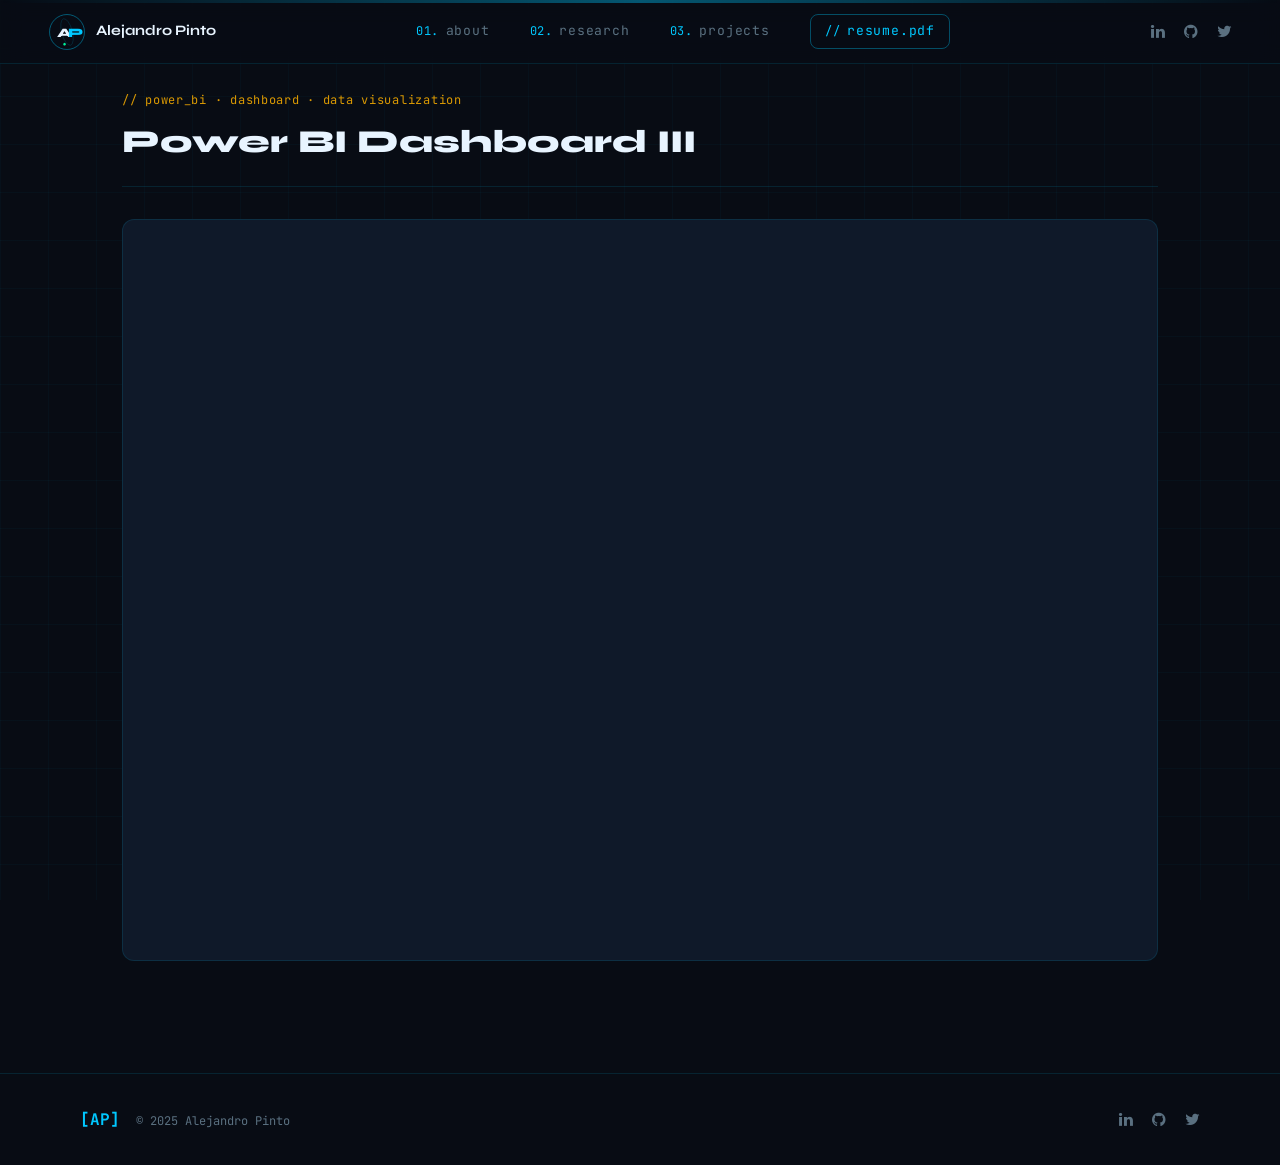
<file: projects/powerbi-test3.html>
<!DOCTYPE html>
<html lang="es">
<head>
  <title>Power BI Dashboard III | Alejandro Pinto</title>
  <meta name="author" content="Alejandro Pinto">
  <meta name="viewport" content="width=device-width, initial-scale=1.0">
  <link rel="icon" type="image/svg+xml" href="data:image/svg+xml,<svg xmlns='http://www.w3.org/2000/svg' viewBox='0 0 100 100'><circle cx='50' cy='50' r='44' stroke='%2300c8ff' stroke-width='2' fill='none' opacity='0.6'/><text x='23' y='63' font-family='sans-serif' font-weight='900' font-size='33' fill='%23e8f4ff'>A</text><text x='51' y='63' font-family='sans-serif' font-weight='900' font-size='33' fill='%2300c8ff'>P</text></svg>">
  <link rel="preconnect" href="https://fonts.googleapis.com">
  <link href="https://fonts.googleapis.com/css2?family=JetBrains+Mono:wght@300;400;500;700&family=Syne:wght@400;600;800&display=swap" rel="stylesheet">
  <link rel="stylesheet" href="https://maxcdn.bootstrapcdn.com/font-awesome/4.6.3/css/font-awesome.min.css">
  <style>
    :root{--bg:#080c14;--bg-2:#0d1424;--bg-card:#0f1929;--border:rgba(0,200,255,0.12);--border-hi:rgba(0,200,255,0.35);--accent:#00c8ff;--accent-2:#7b61ff;--accent-3:#00ffa3;--powerbi:#f2a900;--text:#c8d8e8;--text-dim:#5a7080;--text-hi:#e8f4ff;--font-mono:'JetBrains Mono','Courier New',monospace;--font-sans:'Syne',system-ui,sans-serif;--radius:8px;--transition:0.3s cubic-bezier(0.4,0,0.2,1);}
    *,*::before,*::after{box-sizing:border-box;margin:0;padding:0;}html{scroll-behavior:smooth;}
    body{background-color:var(--bg);color:var(--text);font-family:var(--font-mono);font-size:15px;line-height:1.7;overflow-x:hidden;}a{text-decoration:none;color:inherit;}
    .bg-grid{position:fixed;inset:0;z-index:0;background-image:linear-gradient(rgba(0,200,255,0.03) 1px,transparent 1px),linear-gradient(90deg,rgba(0,200,255,0.03) 1px,transparent 1px);background-size:48px 48px;pointer-events:none;}
    .scanline{position:fixed;top:0;left:0;right:0;height:3px;background:linear-gradient(90deg,transparent,var(--accent),transparent);opacity:0.4;z-index:9999;animation:scan 6s linear infinite;pointer-events:none;}
    @keyframes scan{0%{top:0%}100%{top:100%}}
    .navbar{position:fixed;top:0;left:0;right:0;z-index:100;display:flex;align-items:center;justify-content:space-between;padding:0 3rem;height:64px;background:rgba(8,12,20,0.85);backdrop-filter:blur(12px);border-bottom:1px solid var(--border);}
    .nav-brand a{display:flex;align-items:center;gap:0.6rem;}.nav-logo-svg{flex-shrink:0;transition:transform 0.4s ease;}.nav-brand:hover .nav-logo-svg{transform:rotate(15deg) scale(1.08);}
    .nav-brand-text{font-family:var(--font-sans);font-size:0.9rem;font-weight:700;color:var(--text-hi);}
    .nav-links{display:flex;align-items:center;gap:2.5rem;}.nav-link{font-size:0.82rem;color:var(--text-dim);letter-spacing:0.06em;transition:color var(--transition);display:flex;align-items:center;gap:0.4rem;}.nav-link:hover{color:var(--accent);}.link-num{color:var(--accent);font-size:0.75rem;}.nav-cv{border:1px solid var(--border-hi);padding:0.35rem 0.9rem;border-radius:var(--radius);color:var(--accent)!important;}.nav-cv:hover{background:rgba(0,200,255,0.1);}
    .nav-socials{display:flex;gap:1.2rem;}.social-icon{color:var(--text-dim);font-size:1rem;transition:color var(--transition);}.social-icon:hover{color:var(--accent);}
    .hamburger{display:none;flex-direction:column;gap:5px;background:none;border:none;cursor:pointer;padding:4px;}.hamburger span{display:block;width:22px;height:2px;background:var(--text);}
    .page-wrap{position:relative;z-index:1;max-width:1100px;margin:0 auto;padding:90px 2rem 5rem;}
    .page-header{margin-bottom:2rem;padding-bottom:1.5rem;border-bottom:1px solid var(--border);}
    .page-tag{font-size:0.75rem;color:var(--powerbi);opacity:0.9;letter-spacing:0.06em;margin-bottom:0.8rem;}
    .page-title{font-family:var(--font-sans);font-size:clamp(1.4rem,3vw,2rem);font-weight:800;color:var(--text-hi);line-height:1.2;}
    .embed-full{width:100%;background:var(--bg-card);border:1px solid var(--border);border-radius:12px;overflow:hidden;}
    .embed-full iframe{width:100%;height:calc(100vh - 160px);min-height:600px;border:none;display:block;}
    .site-footer{position:relative;z-index:1;border-top:1px solid var(--border);background:var(--bg);padding:2rem 5rem;margin-top:2rem;}
    .footer-inner{max-width:1200px;margin:0 auto;display:flex;align-items:center;justify-content:space-between;}
    .footer-brand{font-size:1rem;font-weight:700;color:var(--accent);margin-right:1rem;}.footer-copy{font-size:0.75rem;color:var(--text-dim);}.footer-right{display:flex;gap:1.2rem;}
    ::-webkit-scrollbar{width:6px;}::-webkit-scrollbar-track{background:var(--bg);}::-webkit-scrollbar-thumb{background:var(--border-hi);border-radius:3px;}::-webkit-scrollbar-thumb:hover{background:var(--accent);}
    @media(max-width:768px){.navbar{padding:0 1.5rem;}.nav-links{display:none;position:absolute;top:64px;left:0;right:0;flex-direction:column;background:var(--bg);border-bottom:1px solid var(--border);padding:1.5rem;gap:1.2rem;}.nav-links.open{display:flex;}.hamburger{display:flex;}.nav-socials{display:none;}.embed-full iframe{height:60vh;}.site-footer{padding:2rem 1.5rem;}}
  </style>
</head>
<body>
  <div class="bg-grid"></div>
  <div class="scanline"></div>
  <nav class="navbar">
    <div class="nav-brand">
      <a href="../index.html">
        <svg width="38" height="38" viewBox="0 0 100 100" fill="none" class="nav-logo-svg">
          <circle cx="50" cy="50" r="46" stroke="#00c8ff" stroke-width="1.8" fill="none" opacity="0.6"/>
          <ellipse cx="50" cy="50" rx="14" ry="36" stroke="#00c8ff" stroke-width="1" fill="none" opacity="0.35" transform="rotate(-15 50 50)"/>
          <text x="24" y="63" font-family="'Syne', sans-serif" font-weight="800" font-size="34" fill="#e8f4ff">A</text>
          <text x="52" y="63" font-family="'Syne', sans-serif" font-weight="800" font-size="34" fill="#00c8ff">P</text>
          <circle r="3.5" fill="#00ffa3" opacity="0.95"><animateMotion dur="2.8s" repeatCount="indefinite" rotate="auto"><mpath href="#op8"/></animateMotion></circle>
          <defs><path id="op8" d="M 50 14 C 58 14,64 30,64 50 C 64 70,58 86,50 86 C 42 86,36 70,36 50 C 36 30,42 14,50 14" transform="rotate(-15 50 50)"/></defs>
        </svg>
        <span class="nav-brand-text">Alejandro Pinto</span>
      </a>
    </div>
    <div class="nav-links" id="nav-links">
      <a href="../index.html#about" class="nav-link"><span class="link-num">01.</span> about</a>
      <a href="../index.html#research" class="nav-link"><span class="link-num">02.</span> research</a>
      <a href="../index.html#projects" class="nav-link"><span class="link-num">03.</span> projects</a>
      <a href="../cvAP-da.pdf" target="_blank" download class="nav-link nav-cv"><span class="link-num">//</span> resume.pdf</a>
    </div>
    <div class="nav-socials">
      <a href="https://www.linkedin.com/in/alejandro-pinto-07a90417a/" class="social-icon" target="_blank"><i class="fa fa-linkedin"></i></a>
      <a href="https://github.com/AlejandroPinto5" class="social-icon" target="_blank"><i class="fa fa-github"></i></a>
      <a href="https://twitter.com/Alejo_Pintirris" class="social-icon" target="_blank"><i class="fa fa-twitter"></i></a>
    </div>
    <button class="hamburger" id="hamburger"><span></span><span></span><span></span></button>
  </nav>
  <div class="page-wrap">
    <div class="page-header">
      <div class="page-tag">// power_bi · dashboard · data visualization</div>
      <h1 class="page-title">Power BI Dashboard III</h1>
    </div>
    <div class="embed-full">
      <iframe title="test3 - Page 1" src="https://app.powerbi.com/view?r=eyJrIjoiMzQ4ODI4MDUtNGE1Ni00MmJiLThhNDItOWYxMjA5YzI4YmMzIiwidCI6IjJlZDU1NzRjLWY5YmEtNDQyNi05NjU4LWU0NzdhZDc0MzlkYiIsImMiOjR9" allowFullScreen="true"></iframe>
    </div>
  </div>
  <footer class="site-footer">
    <div class="footer-inner">
      <div><span class="footer-brand">[AP]</span><span class="footer-copy">© 2025 Alejandro Pinto</span></div>
      <div class="footer-right">
        <a href="https://www.linkedin.com/in/alejandro-pinto-07a90417a/" class="social-icon" target="_blank"><i class="fa fa-linkedin"></i></a>
        <a href="https://github.com/AlejandroPinto5" class="social-icon" target="_blank"><i class="fa fa-github"></i></a>
        <a href="https://twitter.com/Alejo_Pintirris" class="social-icon" target="_blank"><i class="fa fa-twitter"></i></a>
      </div>
    </div>
  </footer>
  <script>document.getElementById('hamburger').addEventListener('click',()=>document.getElementById('nav-links').classList.toggle('open'));</script>
</body>
</html>
</file>
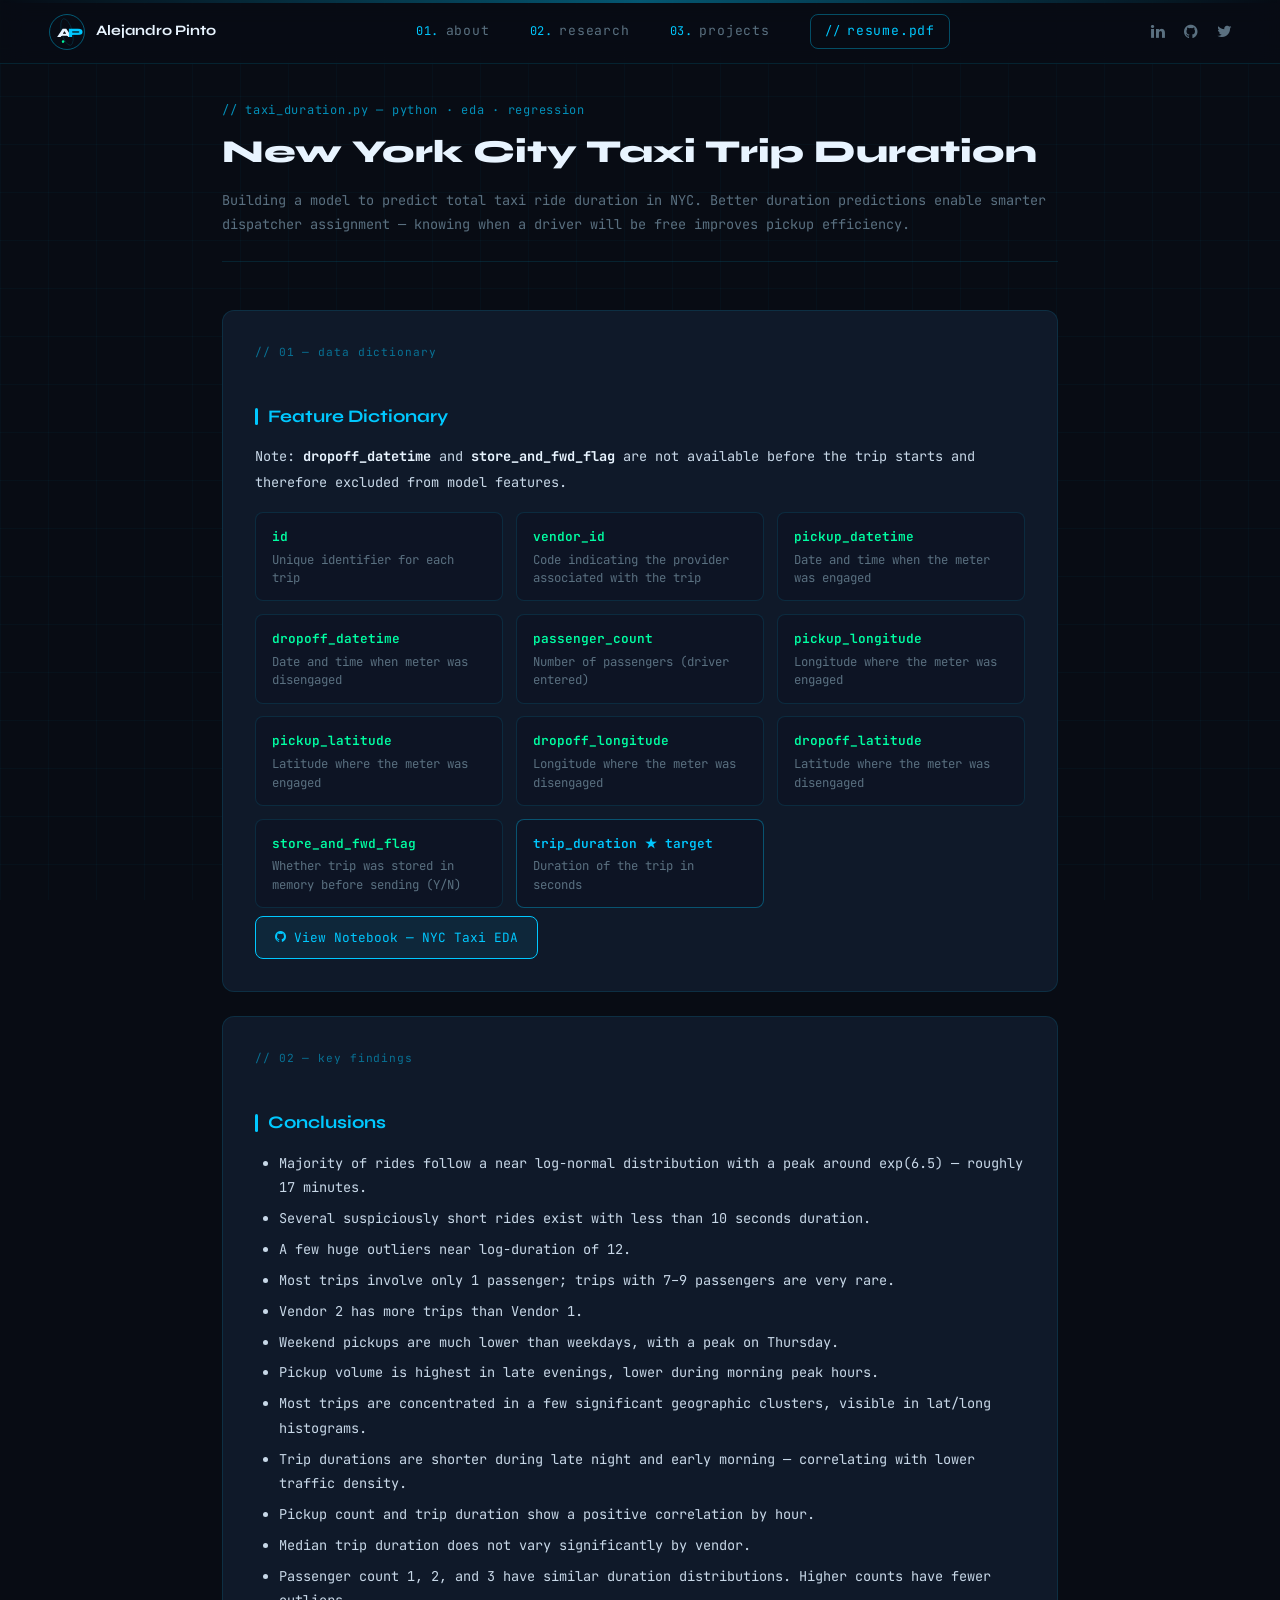
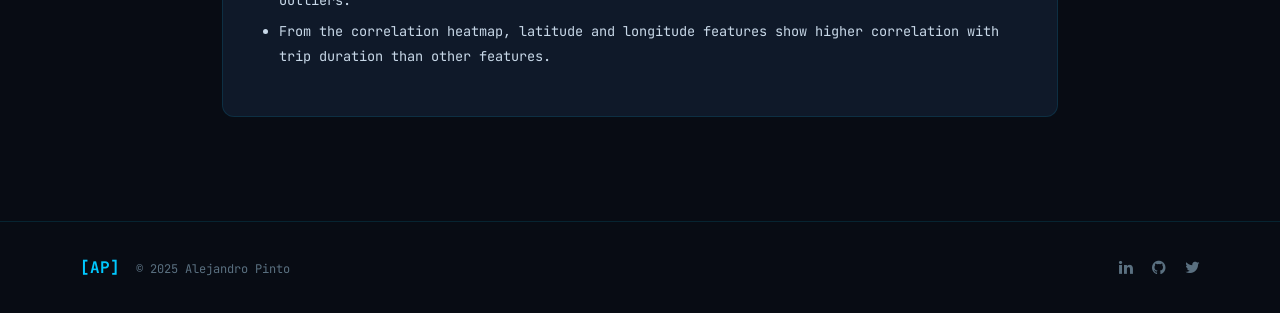
<file: projects/taxi-proj.html>
<!DOCTYPE html>
<html lang="es">
<head>
  <title>NYC Taxi Trip Duration | Alejandro Pinto</title>
  <meta name="author" content="Alejandro Pinto">
  <meta name="viewport" content="width=device-width, initial-scale=1.0">
  <link rel="icon" type="image/svg+xml" href="data:image/svg+xml,<svg xmlns='http://www.w3.org/2000/svg' viewBox='0 0 100 100'><circle cx='50' cy='50' r='44' stroke='%2300c8ff' stroke-width='2' fill='none' opacity='0.6'/><text x='23' y='63' font-family='sans-serif' font-weight='900' font-size='33' fill='%23e8f4ff'>A</text><text x='51' y='63' font-family='sans-serif' font-weight='900' font-size='33' fill='%2300c8ff'>P</text></svg>">
  <link rel="preconnect" href="https://fonts.googleapis.com">
  <link href="https://fonts.googleapis.com/css2?family=JetBrains+Mono:wght@300;400;500;700&family=Syne:wght@400;600;800&display=swap" rel="stylesheet">
  <link rel="stylesheet" href="https://maxcdn.bootstrapcdn.com/font-awesome/4.6.3/css/font-awesome.min.css">
  <style>
    :root{--bg:#080c14;--bg-2:#0d1424;--bg-card:#0f1929;--border:rgba(0,200,255,0.12);--border-hi:rgba(0,200,255,0.35);--accent:#00c8ff;--accent-2:#7b61ff;--accent-3:#00ffa3;--text:#c8d8e8;--text-dim:#5a7080;--text-hi:#e8f4ff;--font-mono:'JetBrains Mono','Courier New',monospace;--font-sans:'Syne',system-ui,sans-serif;--radius:8px;--transition:0.3s cubic-bezier(0.4,0,0.2,1);}
    *,*::before,*::after{box-sizing:border-box;margin:0;padding:0;}html{scroll-behavior:smooth;}
    body{background-color:var(--bg);color:var(--text);font-family:var(--font-mono);font-size:15px;line-height:1.7;overflow-x:hidden;}a{text-decoration:none;color:inherit;}
    .bg-grid{position:fixed;inset:0;z-index:0;background-image:linear-gradient(rgba(0,200,255,0.03) 1px,transparent 1px),linear-gradient(90deg,rgba(0,200,255,0.03) 1px,transparent 1px);background-size:48px 48px;pointer-events:none;}
    .scanline{position:fixed;top:0;left:0;right:0;height:3px;background:linear-gradient(90deg,transparent,var(--accent),transparent);opacity:0.4;z-index:9999;animation:scan 6s linear infinite;pointer-events:none;}
    @keyframes scan{0%{top:0%}100%{top:100%}}
    .navbar{position:fixed;top:0;left:0;right:0;z-index:100;display:flex;align-items:center;justify-content:space-between;padding:0 3rem;height:64px;background:rgba(8,12,20,0.85);backdrop-filter:blur(12px);border-bottom:1px solid var(--border);}
    .nav-brand a{display:flex;align-items:center;gap:0.6rem;}.nav-logo-svg{flex-shrink:0;transition:transform 0.4s ease;}.nav-brand:hover .nav-logo-svg{transform:rotate(15deg) scale(1.08);}
    .nav-brand-text{font-family:var(--font-sans);font-size:0.9rem;font-weight:700;color:var(--text-hi);}
    .nav-links{display:flex;align-items:center;gap:2.5rem;}.nav-link{font-size:0.82rem;color:var(--text-dim);letter-spacing:0.06em;transition:color var(--transition);display:flex;align-items:center;gap:0.4rem;}.nav-link:hover{color:var(--accent);}.link-num{color:var(--accent);font-size:0.75rem;}.nav-cv{border:1px solid var(--border-hi);padding:0.35rem 0.9rem;border-radius:var(--radius);color:var(--accent)!important;}.nav-cv:hover{background:rgba(0,200,255,0.1);}
    .nav-socials{display:flex;gap:1.2rem;}.social-icon{color:var(--text-dim);font-size:1rem;transition:color var(--transition);}.social-icon:hover{color:var(--accent);}
    .hamburger{display:none;flex-direction:column;gap:5px;background:none;border:none;cursor:pointer;padding:4px;}.hamburger span{display:block;width:22px;height:2px;background:var(--text);}
    .page-wrap{position:relative;z-index:1;max-width:900px;margin:0 auto;padding:100px 2rem 5rem;}
    .page-header{margin-bottom:3rem;padding-bottom:1.5rem;border-bottom:1px solid var(--border);}
    .page-tag{font-size:0.75rem;color:var(--accent);opacity:0.7;letter-spacing:0.06em;margin-bottom:0.8rem;}
    .page-title{font-family:var(--font-sans);font-size:clamp(1.4rem,3vw,2rem);font-weight:800;color:var(--text-hi);line-height:1.2;margin-bottom:1rem;}
    .page-desc{font-size:0.85rem;color:var(--text-dim);line-height:1.8;}
    .content-body h2{font-family:var(--font-sans);font-size:1.1rem;font-weight:700;color:var(--accent);margin:2.5rem 0 0.8rem;display:flex;align-items:center;gap:0.6rem;}
    .content-body h2::before{content:'';display:inline-block;width:3px;height:1em;background:var(--accent);border-radius:2px;}
    .content-body p{font-size:0.85rem;color:var(--text);line-height:1.9;margin-bottom:1rem;}
    .content-body ul{padding-left:1.5rem;margin-bottom:1rem;}.content-body li{font-size:0.85rem;color:var(--text);line-height:1.8;margin-bottom:0.4rem;}
    .content-body b{color:var(--text-hi);}
    .content-body a{color:var(--accent);transition:color var(--transition);}.content-body a:hover{color:var(--accent-3);}
    .section-card{background:var(--bg-card);border:1px solid var(--border);border-radius:12px;padding:2rem;margin-bottom:1.5rem;transition:border-color var(--transition),box-shadow var(--transition);}.section-card:hover{border-color:var(--border-hi);box-shadow:0 8px 32px rgba(0,200,255,0.06);}
    .section-num{font-size:0.7rem;color:var(--accent);opacity:0.5;margin-bottom:0.3rem;letter-spacing:0.08em;}
    .dict-grid{display:grid;grid-template-columns:repeat(auto-fill,minmax(240px,1fr));gap:0.8rem;margin-top:1rem;}
    .dict-item{background:var(--bg-2);border:1px solid var(--border);border-radius:var(--radius);padding:0.8rem 1rem;}
    .dict-key{color:var(--accent-3);font-size:0.8rem;font-weight:600;margin-bottom:0.2rem;}
    .dict-val{color:var(--text-dim);font-size:0.77rem;line-height:1.5;}
    .dict-item.target{border-color:rgba(0,200,255,0.35);}.dict-item.target .dict-key{color:var(--accent);}
    .btn-link{display:inline-flex;align-items:center;gap:0.5rem;font-size:0.8rem;padding:0.6rem 1.2rem;border-radius:var(--radius);border:1px solid var(--accent);color:var(--accent);background:rgba(0,200,255,0.08);transition:all var(--transition);margin-top:0.5rem;}.btn-link:hover{background:rgba(0,200,255,0.18);box-shadow:0 0 16px rgba(0,200,255,0.2);}
    .site-footer{position:relative;z-index:1;border-top:1px solid var(--border);background:var(--bg);padding:2rem 5rem;}.footer-inner{max-width:1200px;margin:0 auto;display:flex;align-items:center;justify-content:space-between;}.footer-brand{font-size:1rem;font-weight:700;color:var(--accent);margin-right:1rem;}.footer-copy{font-size:0.75rem;color:var(--text-dim);}.footer-right{display:flex;gap:1.2rem;}
    ::-webkit-scrollbar{width:6px;}::-webkit-scrollbar-track{background:var(--bg);}::-webkit-scrollbar-thumb{background:var(--border-hi);border-radius:3px;}::-webkit-scrollbar-thumb:hover{background:var(--accent);}
    @media(max-width:768px){.navbar{padding:0 1.5rem;}.nav-links{display:none;position:absolute;top:64px;left:0;right:0;flex-direction:column;background:var(--bg);border-bottom:1px solid var(--border);padding:1.5rem;gap:1.2rem;}.nav-links.open{display:flex;}.hamburger{display:flex;}.nav-socials{display:none;}.page-wrap{padding:90px 1.2rem 3rem;}.site-footer{padding:2rem 1.5rem;}}
  </style>
</head>
<body>
  <div class="bg-grid"></div>
  <div class="scanline"></div>

  <nav class="navbar">
    <div class="nav-brand">
      <a href="../index.html">
        <svg width="38" height="38" viewBox="0 0 100 100" fill="none" class="nav-logo-svg">
          <circle cx="50" cy="50" r="46" stroke="#00c8ff" stroke-width="1.8" fill="none" opacity="0.6"/>
          <ellipse cx="50" cy="50" rx="14" ry="36" stroke="#00c8ff" stroke-width="1" fill="none" opacity="0.35" transform="rotate(-15 50 50)"/>
          <text x="24" y="63" font-family="'Syne', sans-serif" font-weight="800" font-size="34" fill="#e8f4ff">A</text>
          <text x="52" y="63" font-family="'Syne', sans-serif" font-weight="800" font-size="34" fill="#00c8ff">P</text>
          <circle r="3.5" fill="#00ffa3" opacity="0.95"><animateMotion dur="2.8s" repeatCount="indefinite" rotate="auto"><mpath href="#op5"/></animateMotion></circle>
          <defs><path id="op5" d="M 50 14 C 58 14,64 30,64 50 C 64 70,58 86,50 86 C 42 86,36 70,36 50 C 36 30,42 14,50 14" transform="rotate(-15 50 50)"/></defs>
        </svg>
        <span class="nav-brand-text">Alejandro Pinto</span>
      </a>
    </div>
    <div class="nav-links" id="nav-links">
      <a href="../index.html#about" class="nav-link"><span class="link-num">01.</span> about</a>
      <a href="../index.html#research" class="nav-link"><span class="link-num">02.</span> research</a>
      <a href="../index.html#projects" class="nav-link"><span class="link-num">03.</span> projects</a>
      <a href="../cvAP-da.pdf" target="_blank" download class="nav-link nav-cv"><span class="link-num">//</span> resume.pdf</a>
    </div>
    <div class="nav-socials">
      <a href="https://www.linkedin.com/in/alejandro-pinto-07a90417a/" class="social-icon" target="_blank"><i class="fa fa-linkedin"></i></a>
      <a href="https://github.com/AlejandroPinto5" class="social-icon" target="_blank"><i class="fa fa-github"></i></a>
      <a href="https://twitter.com/Alejo_Pintirris" class="social-icon" target="_blank"><i class="fa fa-twitter"></i></a>
    </div>
    <button class="hamburger" id="hamburger"><span></span><span></span><span></span></button>
  </nav>

  <div class="page-wrap">
    <div class="page-header">
      <div class="page-tag">// taxi_duration.py — python · eda · regression</div>
      <h1 class="page-title">New York City Taxi Trip Duration</h1>
      <p class="page-desc">Building a model to predict total taxi ride duration in NYC. Better duration predictions enable smarter dispatcher assignment — knowing when a driver will be free improves pickup efficiency.</p>
    </div>

    <div class="content-body">

      <div class="section-card">
        <div class="section-num">// 01 — data dictionary</div>
        <h2>Feature Dictionary</h2>
        <p>Note: <b>dropoff_datetime</b> and <b>store_and_fwd_flag</b> are not available before the trip starts and therefore excluded from model features.</p>
        <div class="dict-grid">
          <div class="dict-item"><div class="dict-key">id</div><div class="dict-val">Unique identifier for each trip</div></div>
          <div class="dict-item"><div class="dict-key">vendor_id</div><div class="dict-val">Code indicating the provider associated with the trip</div></div>
          <div class="dict-item"><div class="dict-key">pickup_datetime</div><div class="dict-val">Date and time when the meter was engaged</div></div>
          <div class="dict-item"><div class="dict-key">dropoff_datetime</div><div class="dict-val">Date and time when meter was disengaged</div></div>
          <div class="dict-item"><div class="dict-key">passenger_count</div><div class="dict-val">Number of passengers (driver entered)</div></div>
          <div class="dict-item"><div class="dict-key">pickup_longitude</div><div class="dict-val">Longitude where the meter was engaged</div></div>
          <div class="dict-item"><div class="dict-key">pickup_latitude</div><div class="dict-val">Latitude where the meter was engaged</div></div>
          <div class="dict-item"><div class="dict-key">dropoff_longitude</div><div class="dict-val">Longitude where the meter was disengaged</div></div>
          <div class="dict-item"><div class="dict-key">dropoff_latitude</div><div class="dict-val">Latitude where the meter was disengaged</div></div>
          <div class="dict-item"><div class="dict-key">store_and_fwd_flag</div><div class="dict-val">Whether trip was stored in memory before sending (Y/N)</div></div>
          <div class="dict-item target"><div class="dict-key">trip_duration ★ target</div><div class="dict-val">Duration of the trip in seconds</div></div>
        </div>
        <a href="https://github.com/AlejandroPinto5/EDA-projects/blob/main/NYC-taxi-project/EDA_taxi_proj.ipynb" target="_blank" class="btn-link">
          <i class="fa fa-github"></i> View Notebook — NYC Taxi EDA
        </a>
      </div>

      <div class="section-card">
        <div class="section-num">// 02 — key findings</div>
        <h2>Conclusions</h2>
        <ul>
          <li>Majority of rides follow a near log-normal distribution with a peak around exp(6.5) — roughly 17 minutes.</li>
          <li>Several suspiciously short rides exist with less than 10 seconds duration.</li>
          <li>A few huge outliers near log-duration of 12.</li>
          <li>Most trips involve only 1 passenger; trips with 7–9 passengers are very rare.</li>
          <li>Vendor 2 has more trips than Vendor 1.</li>
          <li>Weekend pickups are much lower than weekdays, with a peak on Thursday.</li>
          <li>Pickup volume is highest in late evenings, lower during morning peak hours.</li>
          <li>Most trips are concentrated in a few significant geographic clusters, visible in lat/long histograms.</li>
          <li>Trip durations are shorter during late night and early morning — correlating with lower traffic density.</li>
          <li>Pickup count and trip duration show a positive correlation by hour.</li>
          <li>Median trip duration does not vary significantly by vendor.</li>
          <li>Passenger count 1, 2, and 3 have similar duration distributions. Higher counts have fewer outliers.</li>
          <li>From the correlation heatmap, latitude and longitude features show higher correlation with trip duration than other features.</li>
        </ul>
      </div>

    </div>
  </div>

  <footer class="site-footer">
    <div class="footer-inner">
      <div><span class="footer-brand">[AP]</span><span class="footer-copy">© 2025 Alejandro Pinto</span></div>
      <div class="footer-right">
        <a href="https://www.linkedin.com/in/alejandro-pinto-07a90417a/" class="social-icon" target="_blank"><i class="fa fa-linkedin"></i></a>
        <a href="https://github.com/AlejandroPinto5" class="social-icon" target="_blank"><i class="fa fa-github"></i></a>
        <a href="https://twitter.com/Alejo_Pintirris" class="social-icon" target="_blank"><i class="fa fa-twitter"></i></a>
      </div>
    </div>
  </footer>
  <script>document.getElementById('hamburger').addEventListener('click',()=>document.getElementById('nav-links').classList.toggle('open'));</script>
</body>
</html>
</file>
